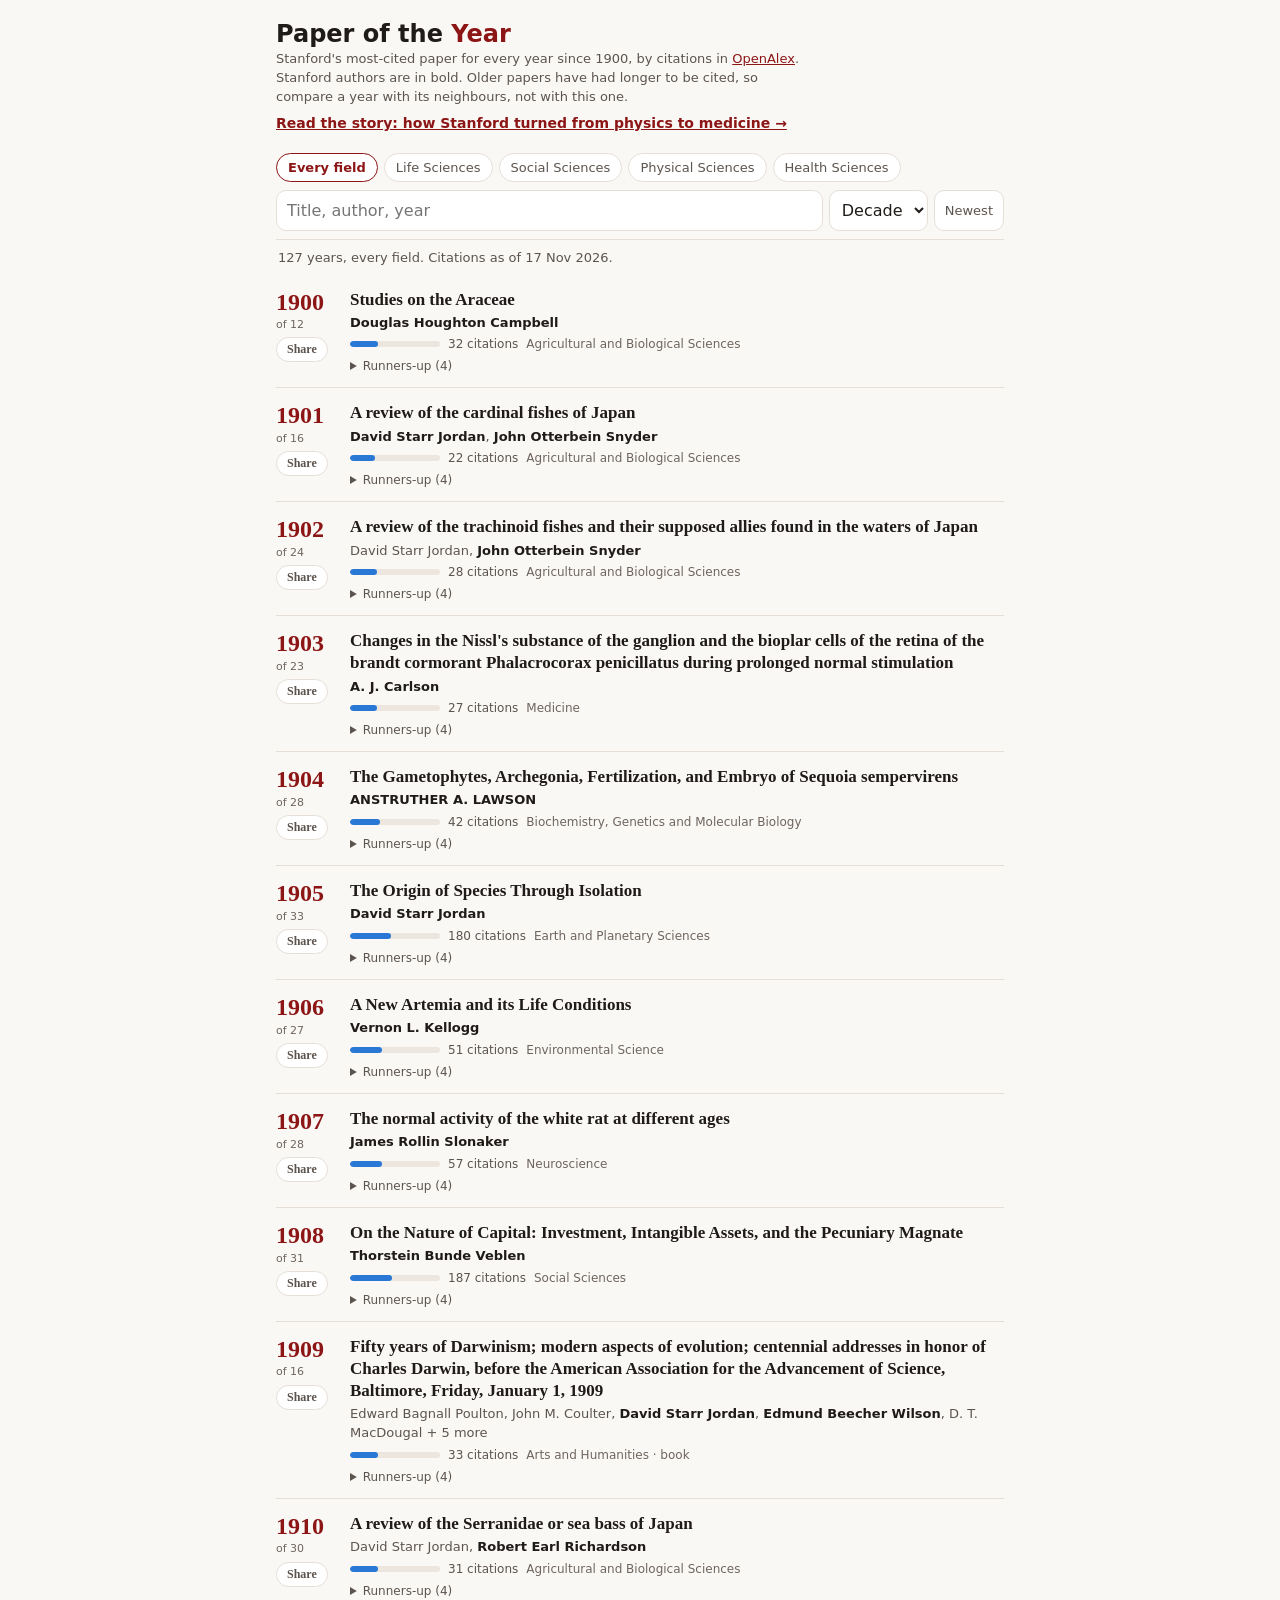
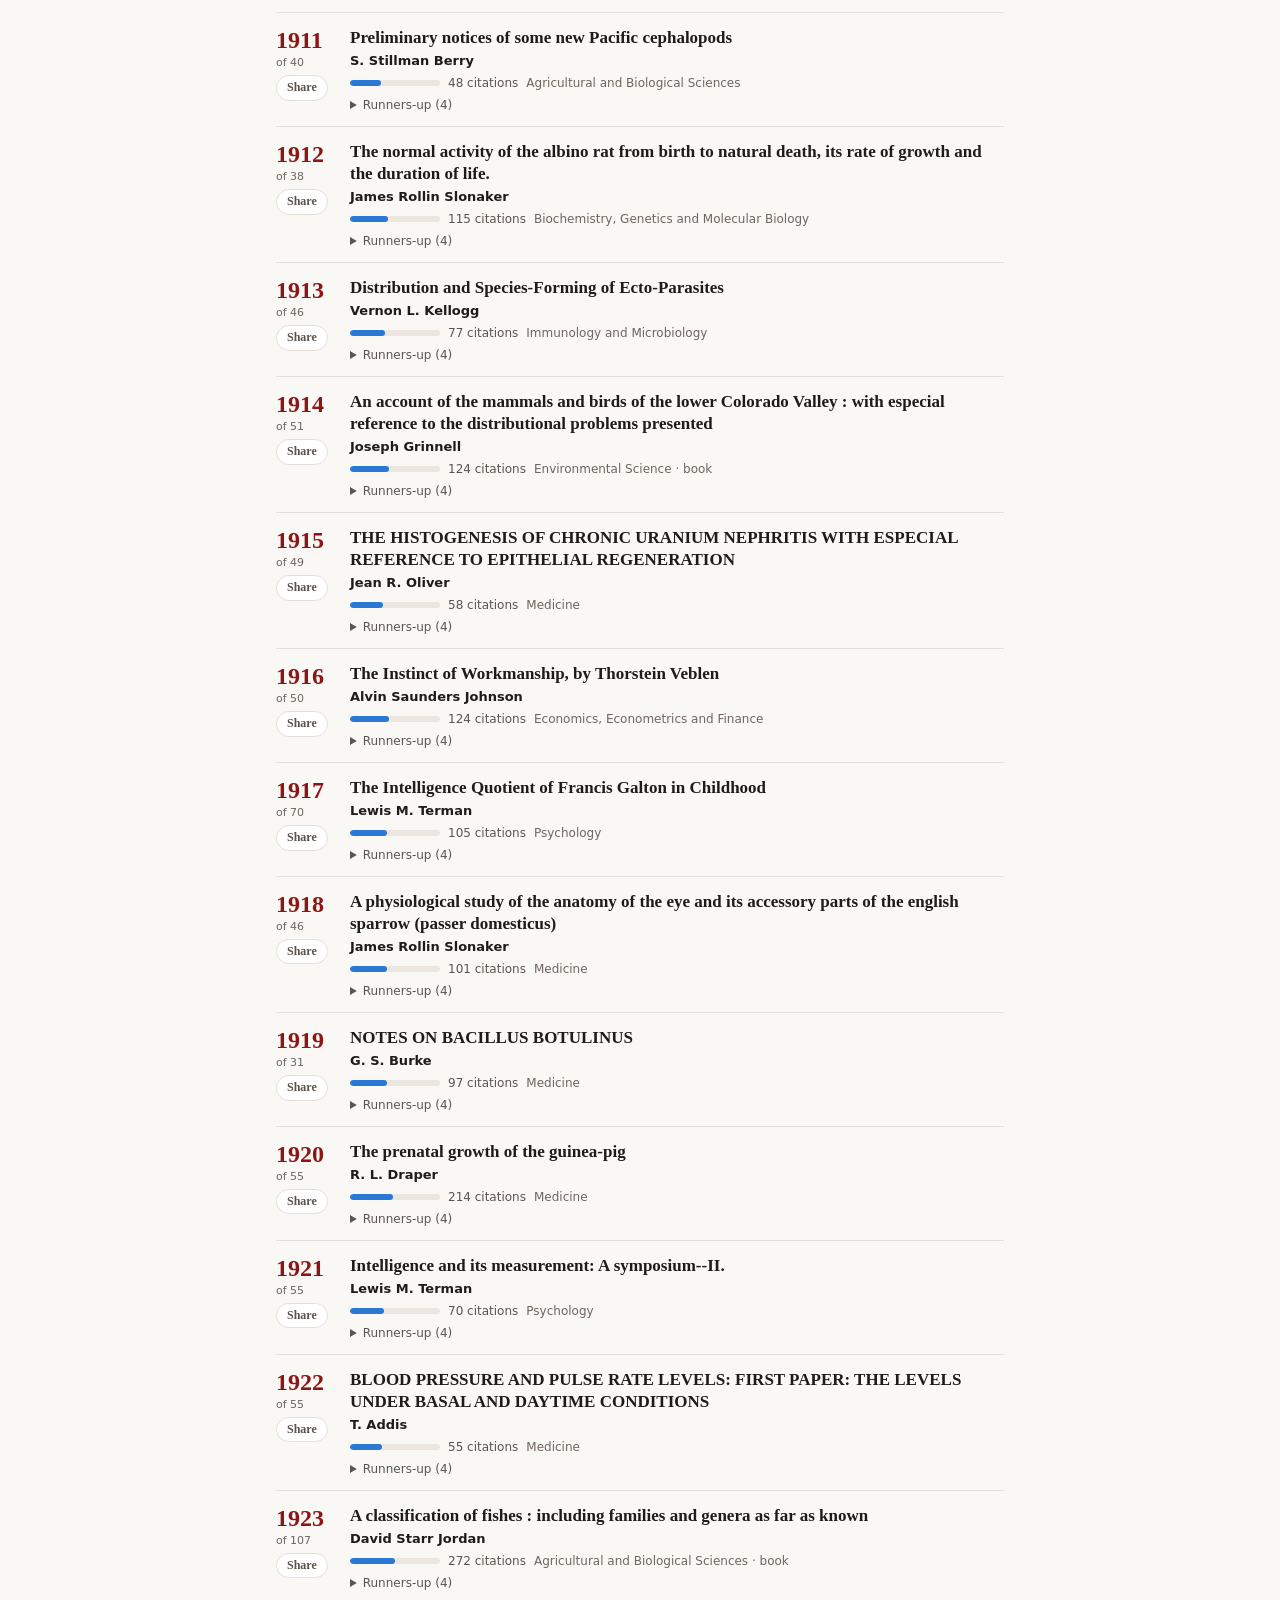
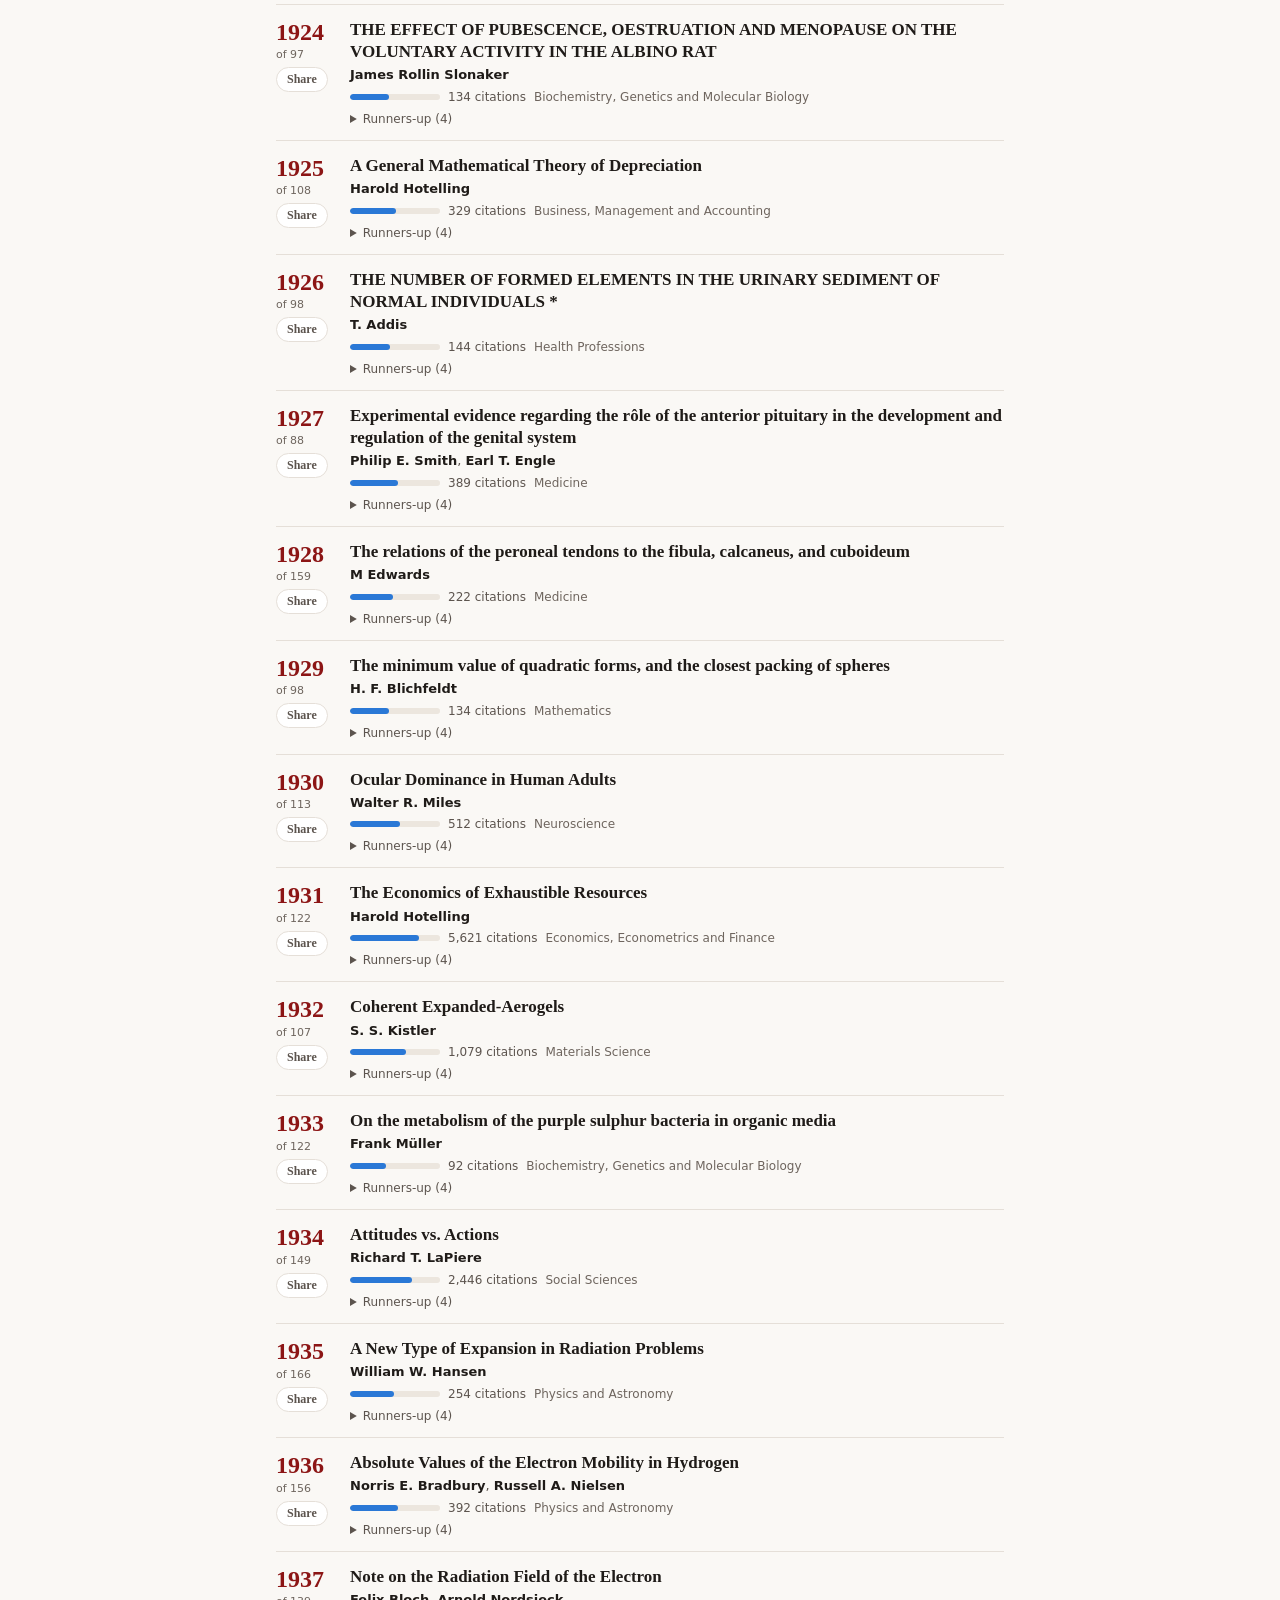
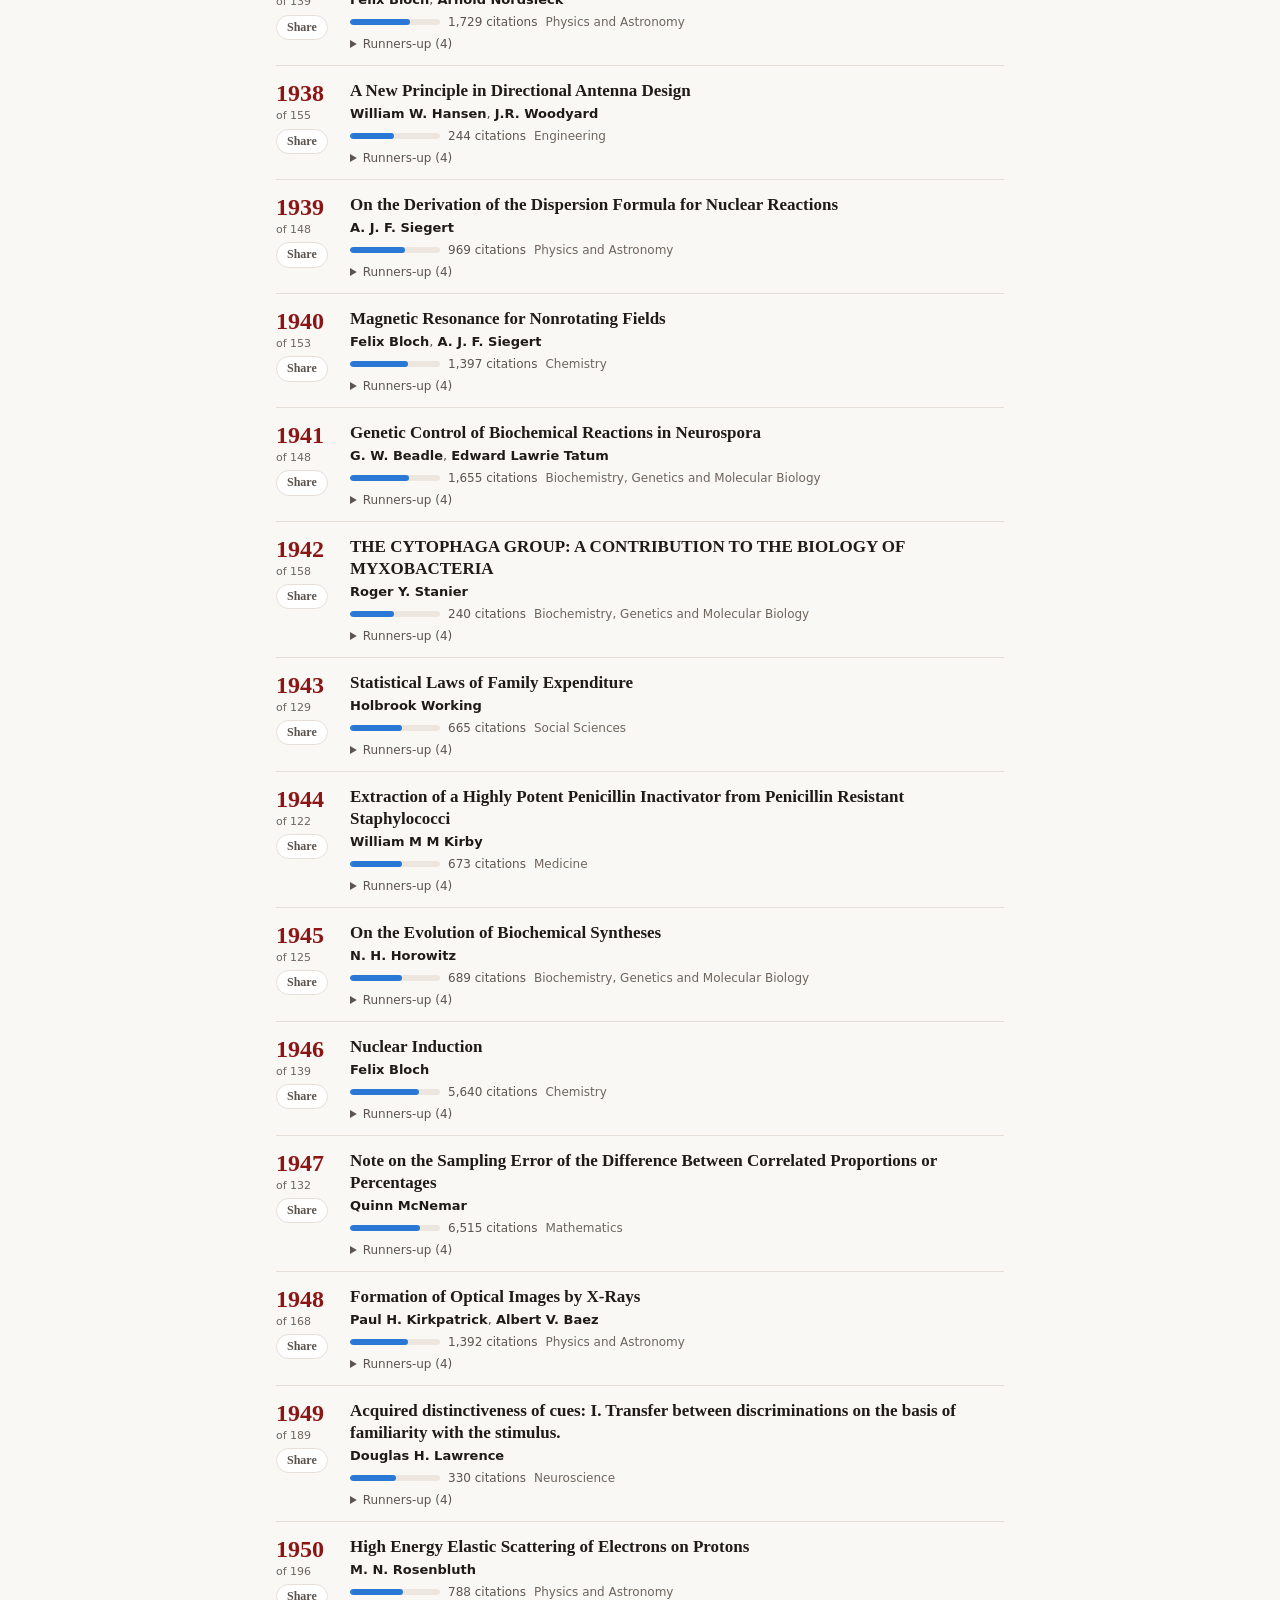
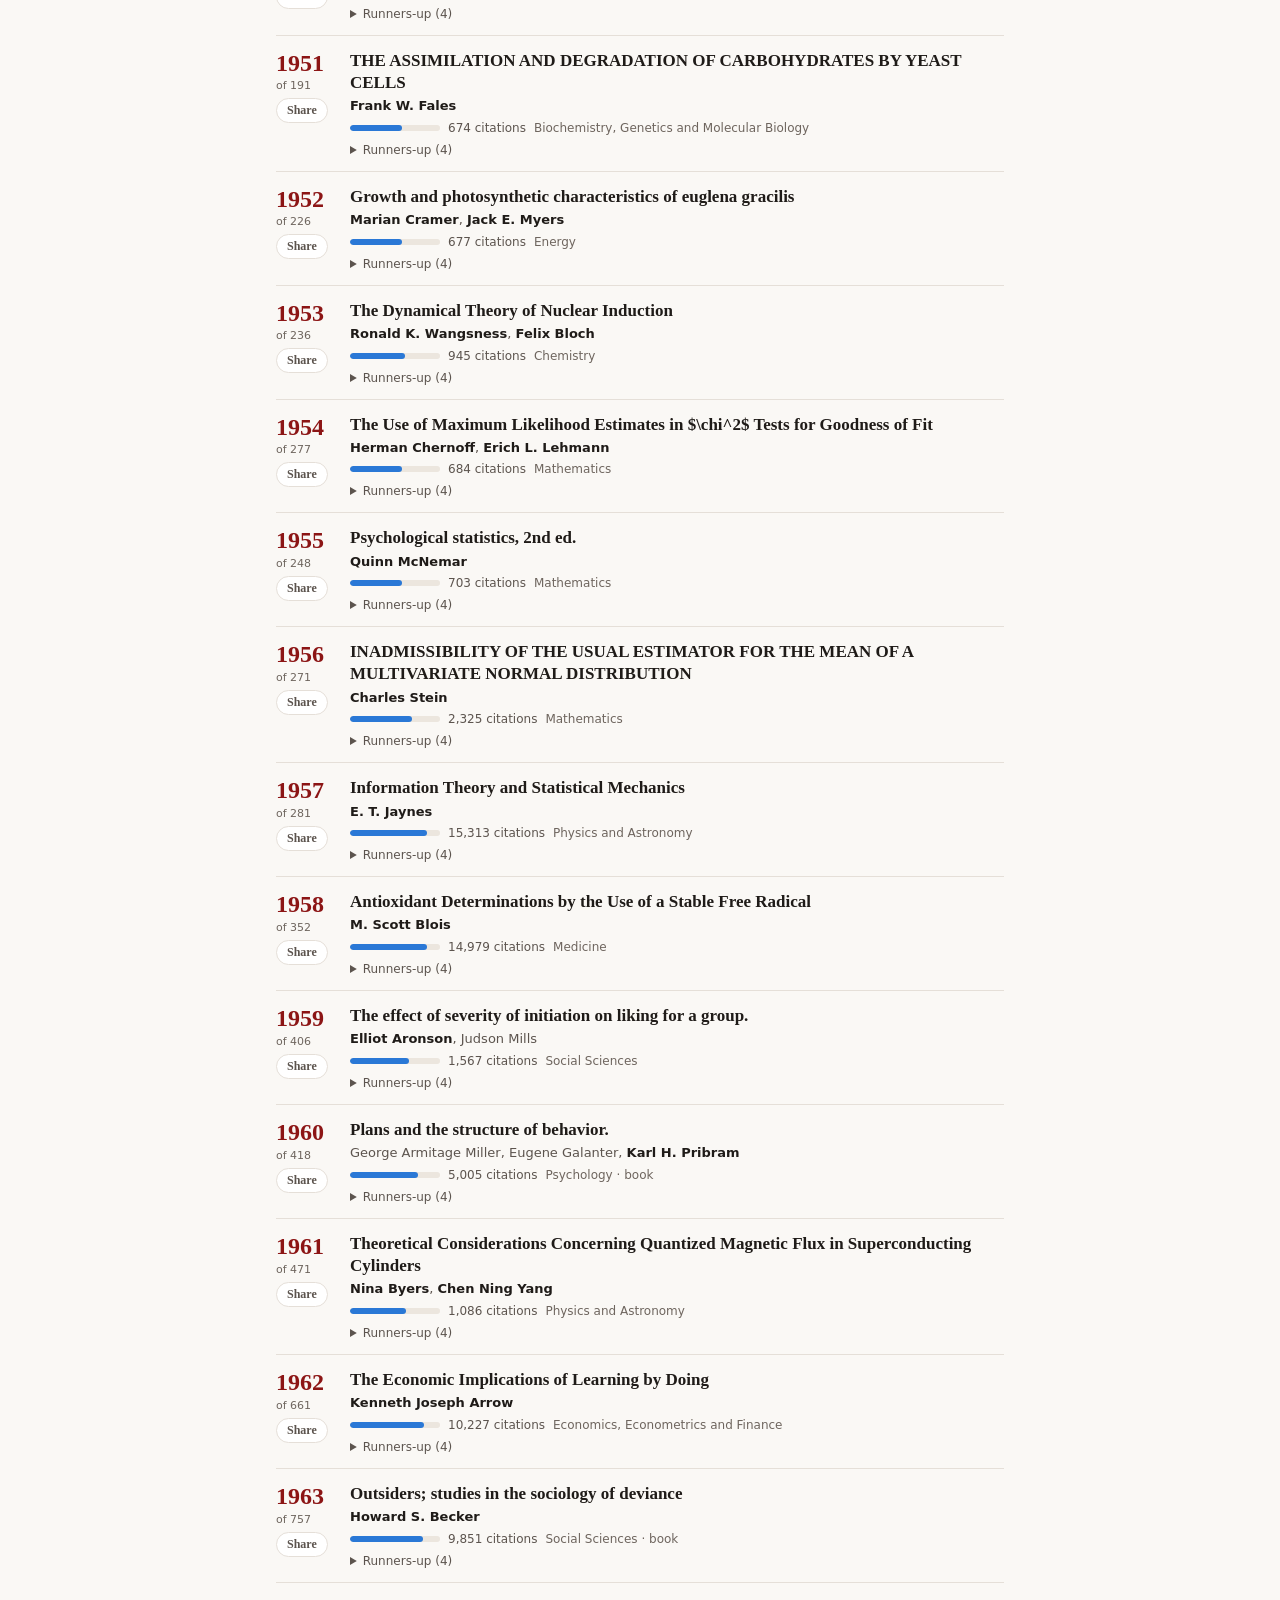
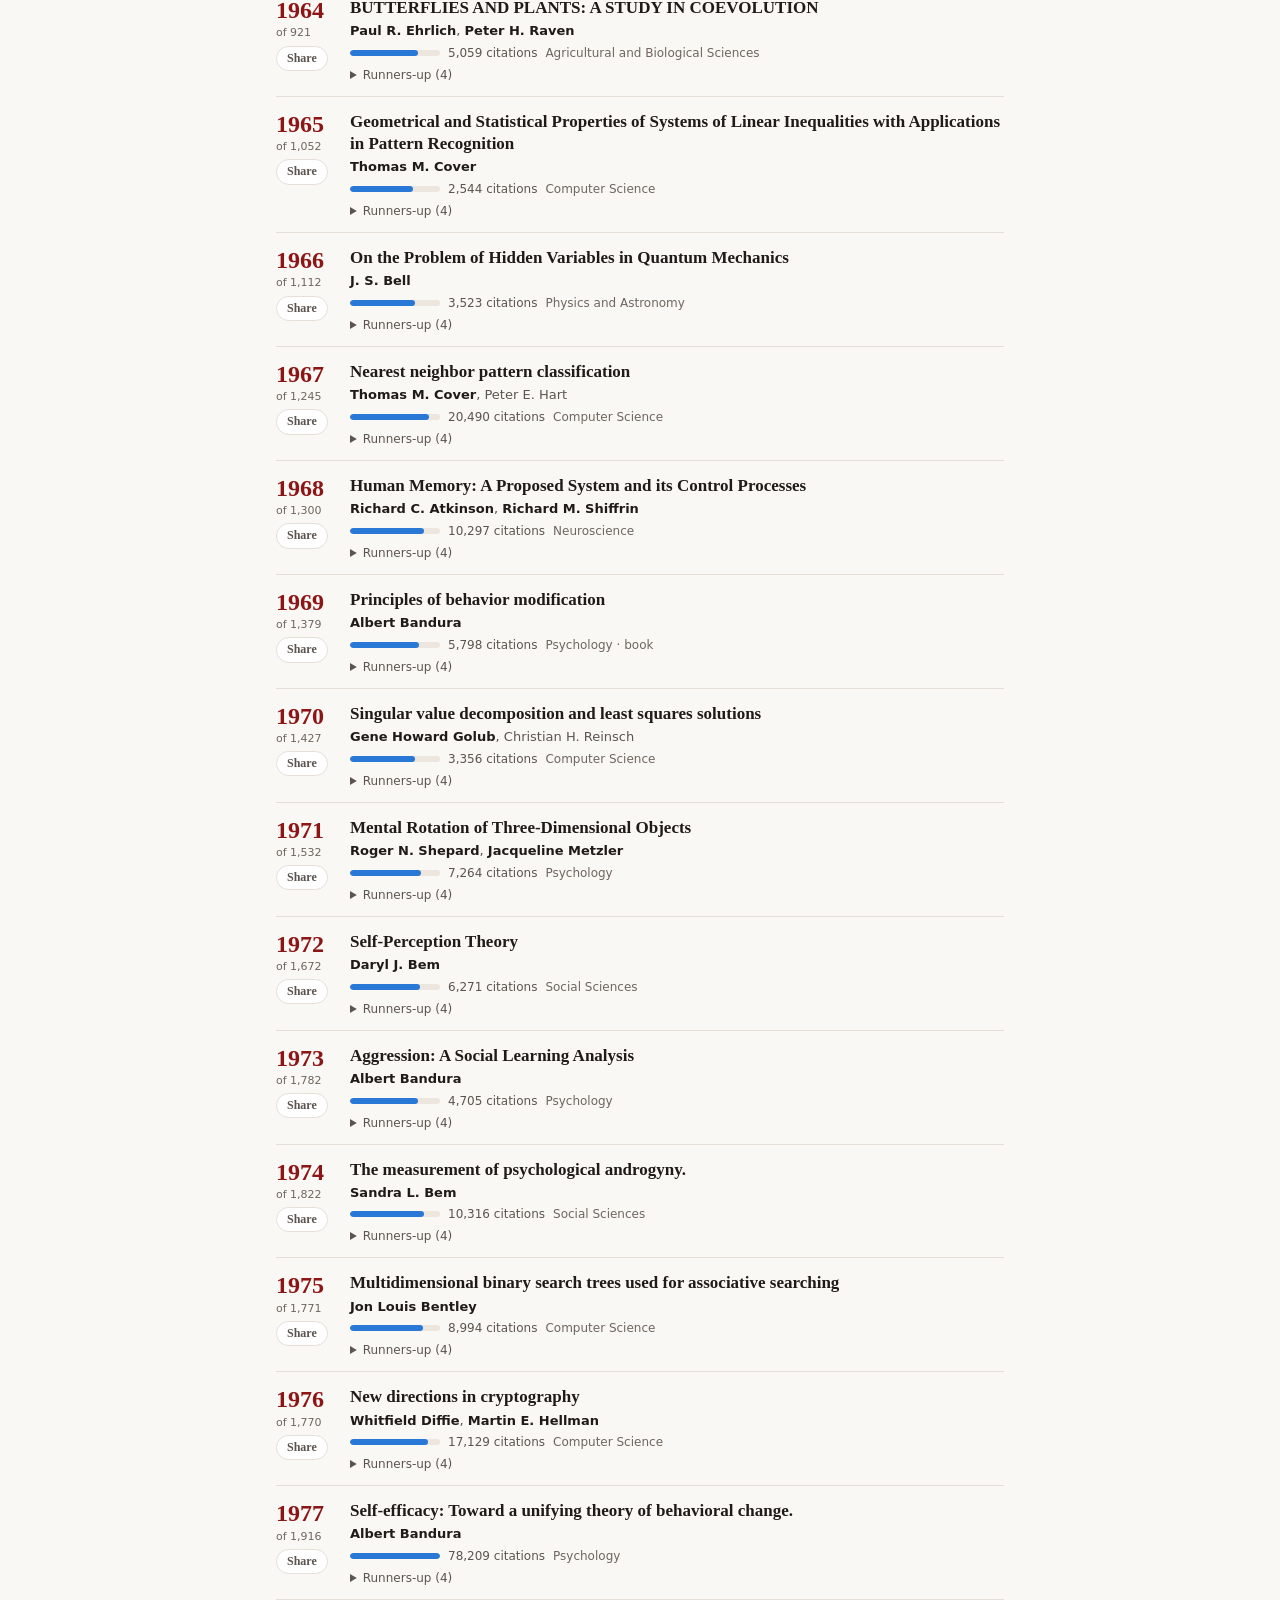
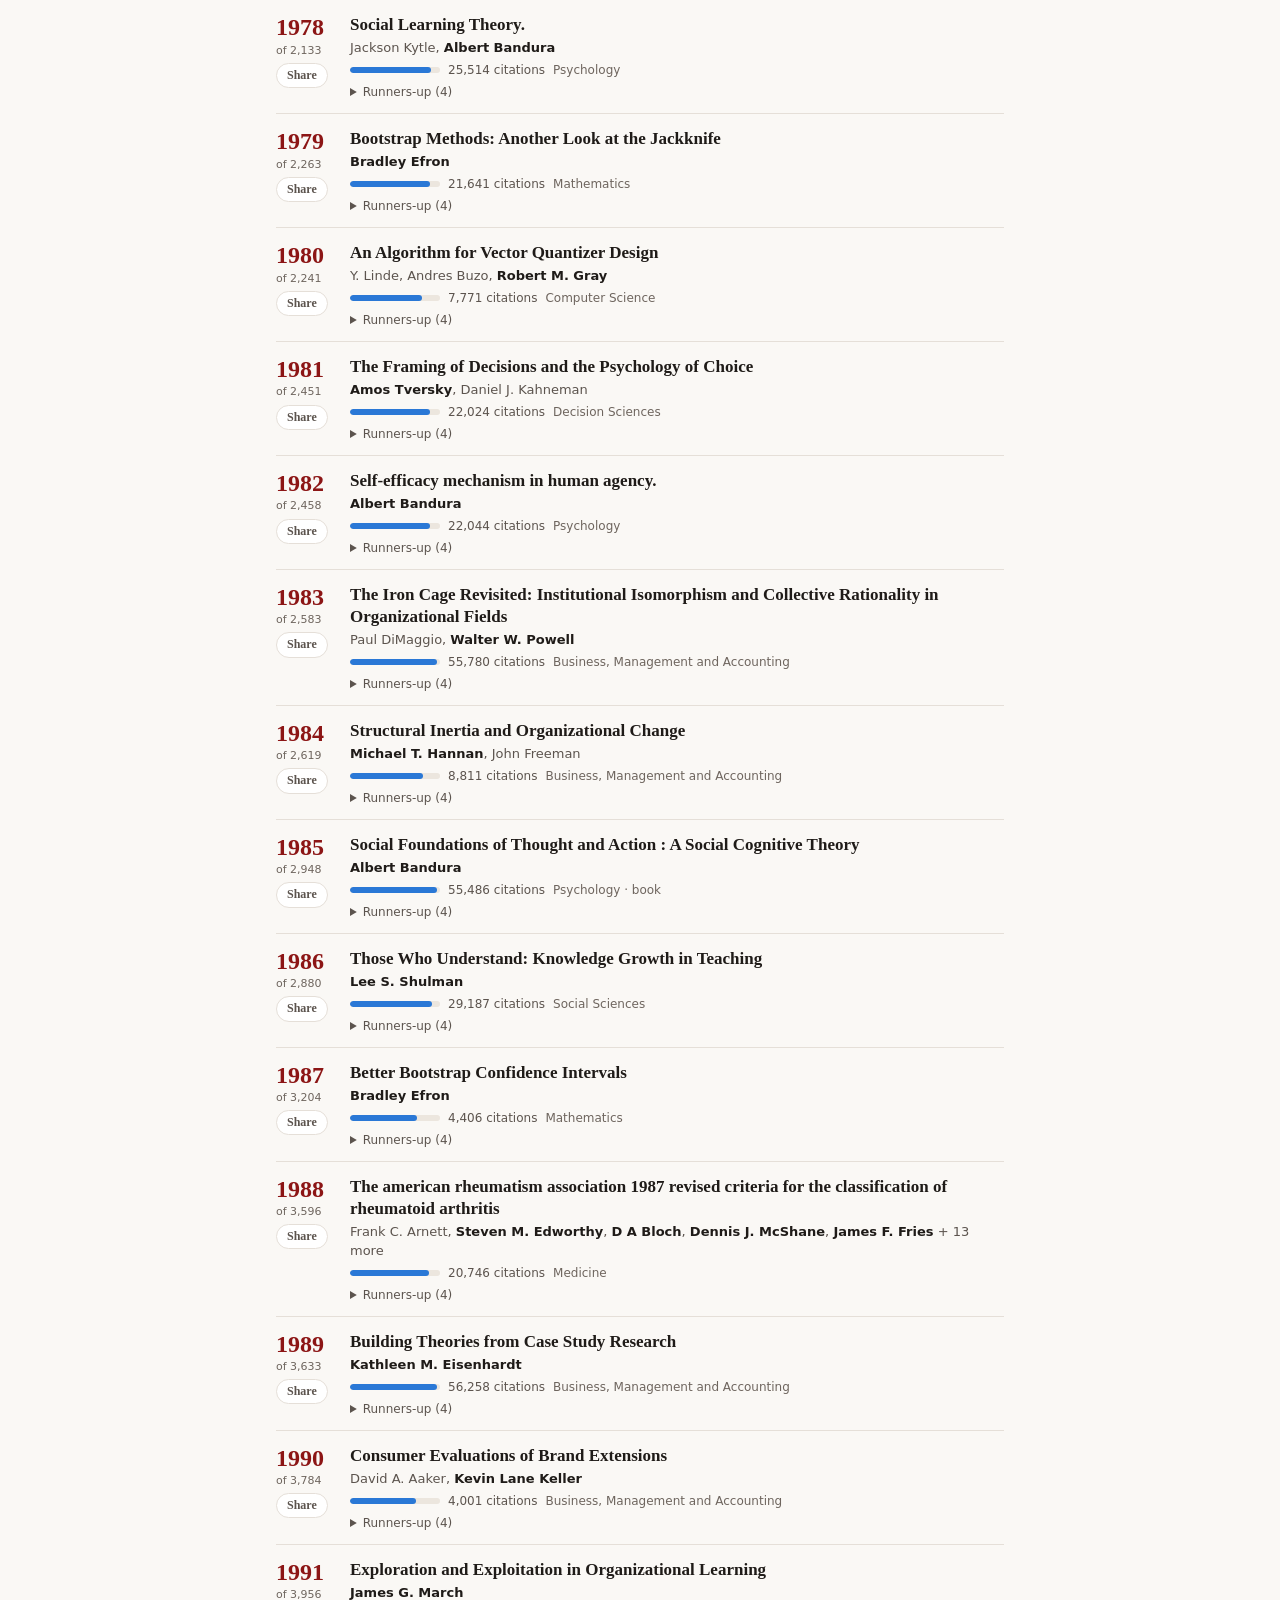
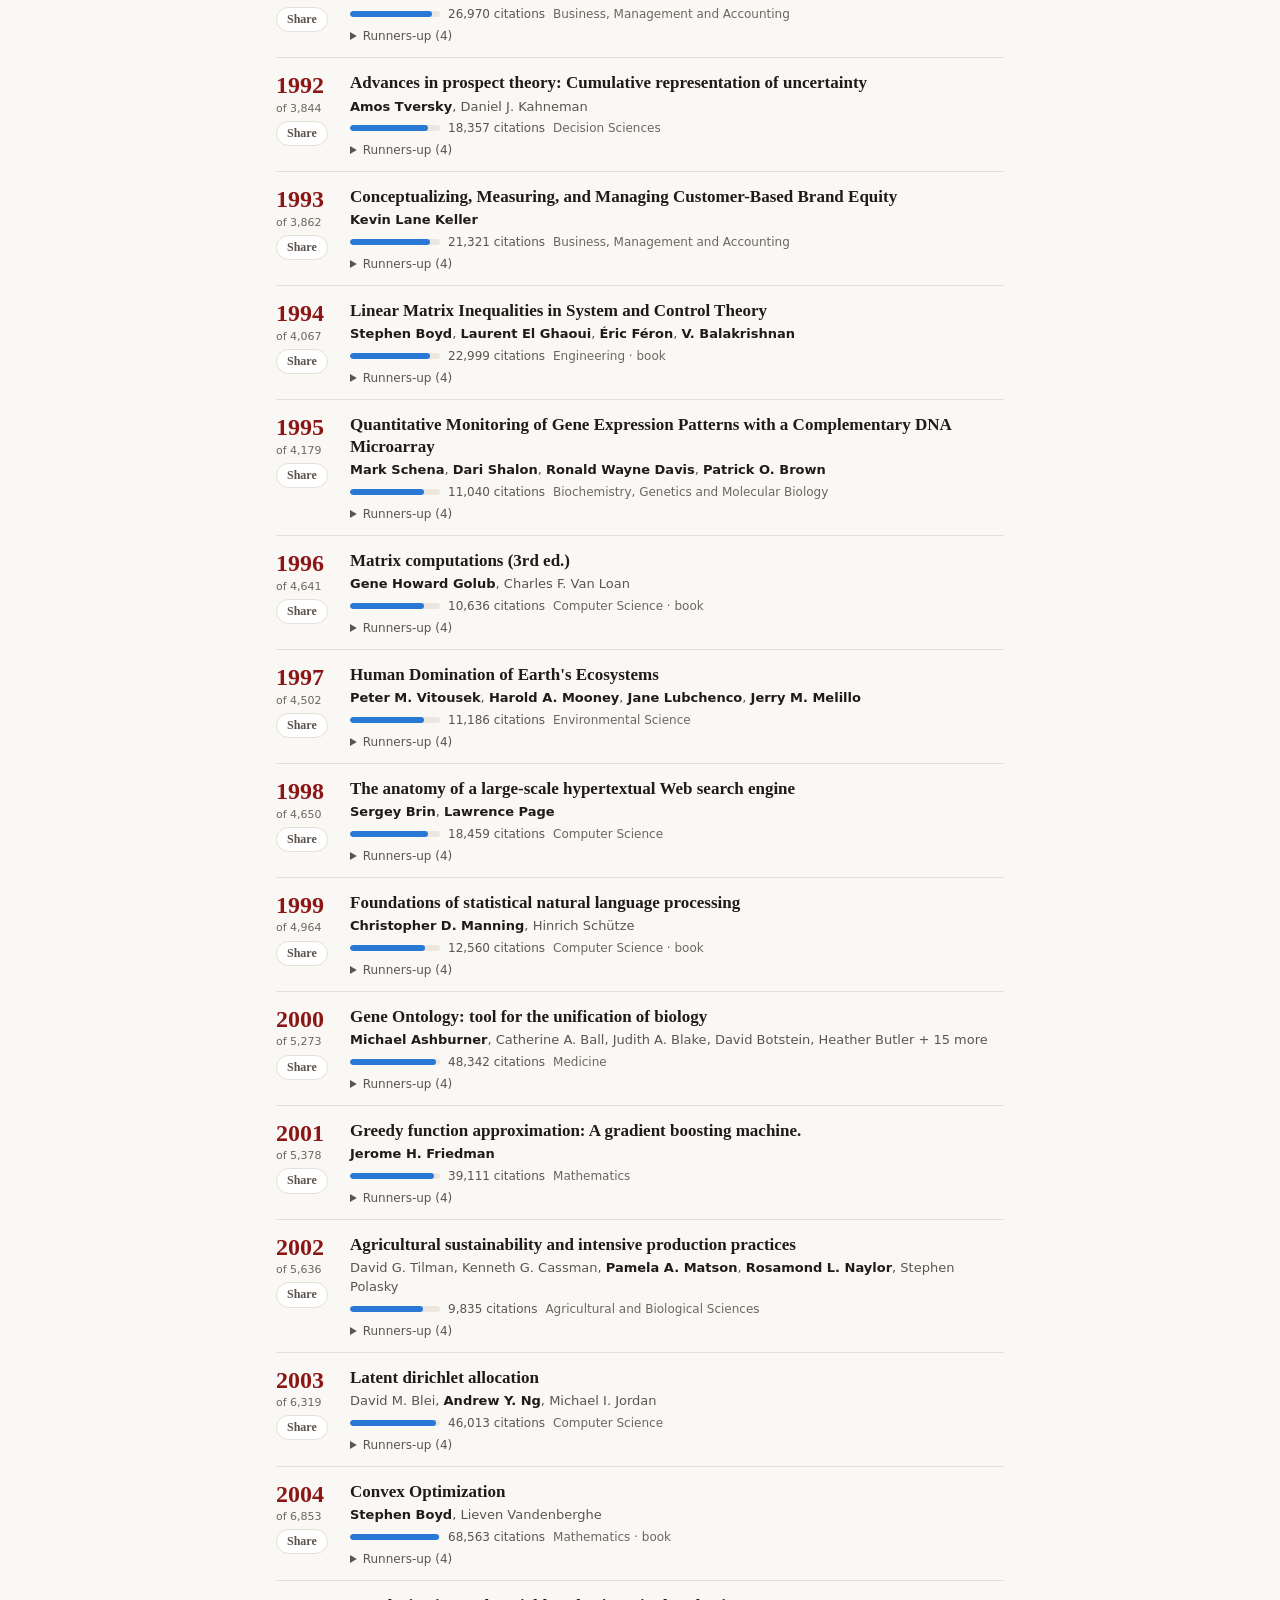
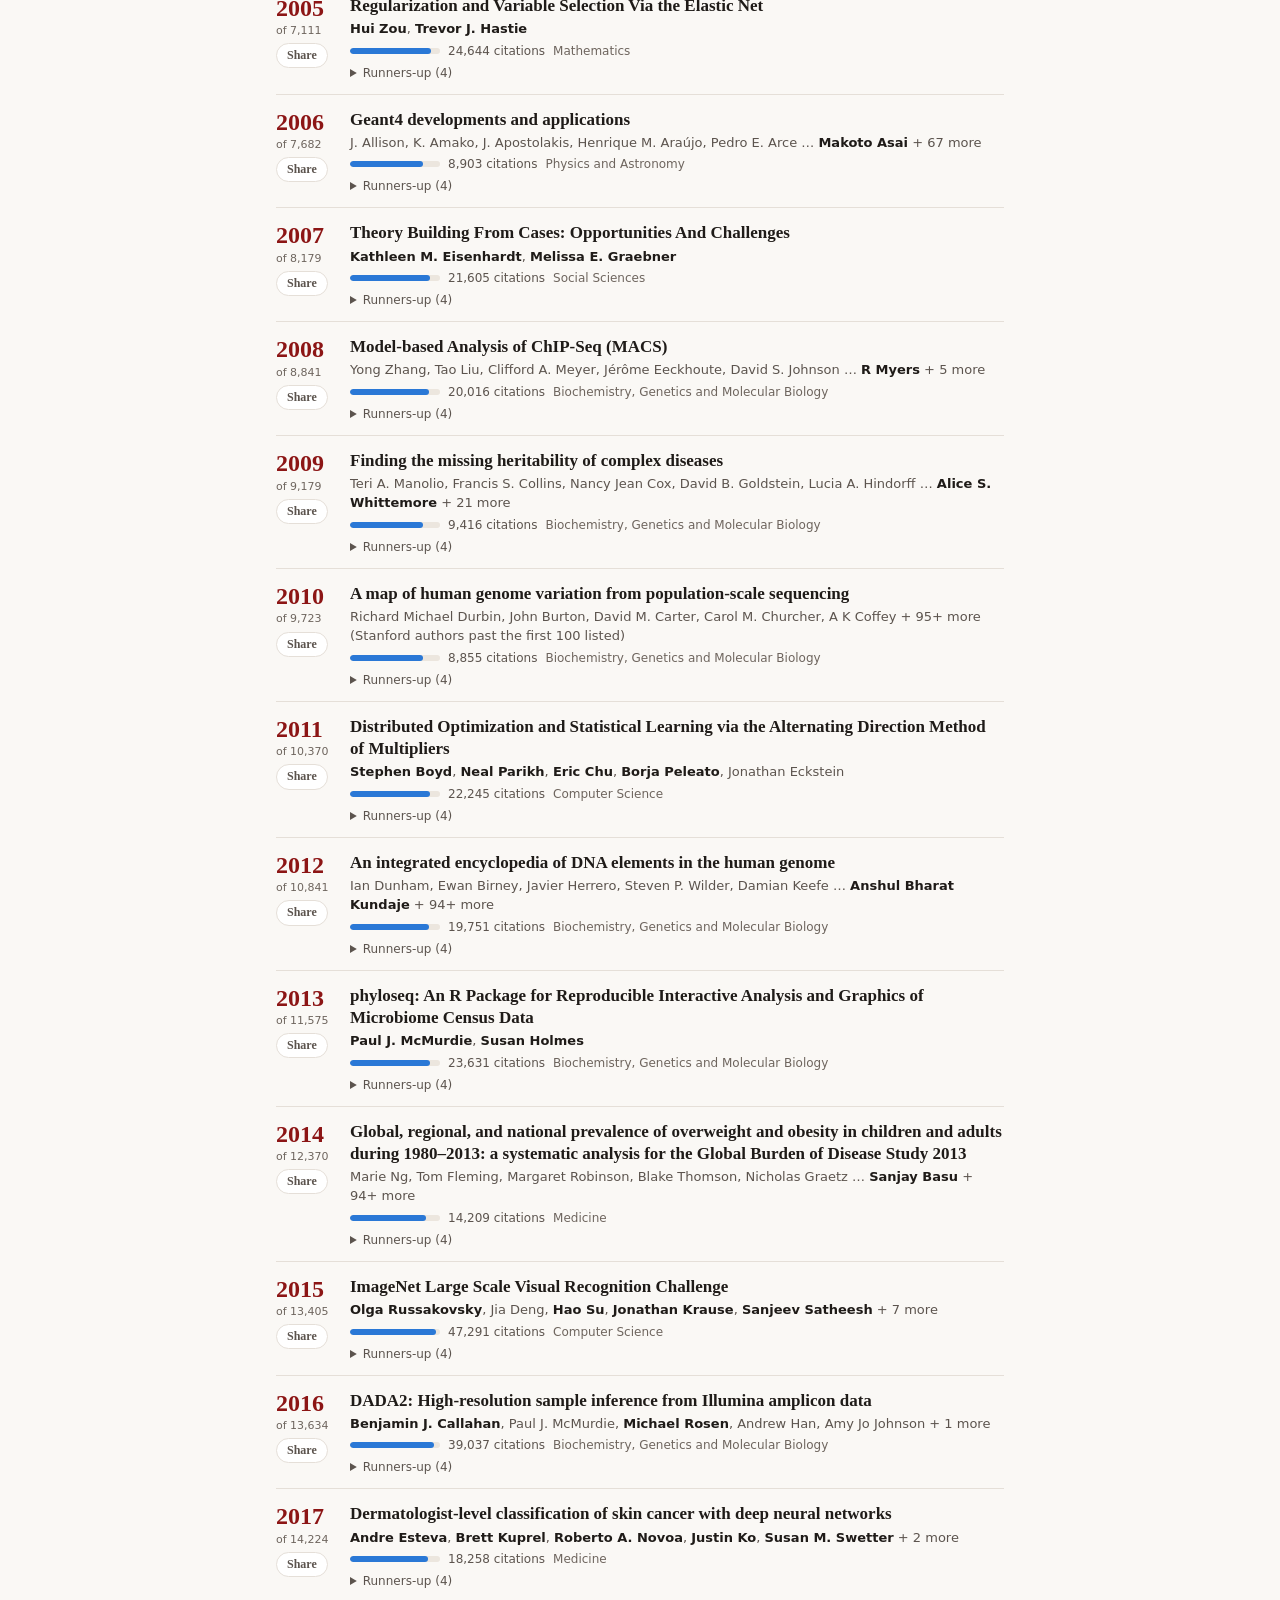
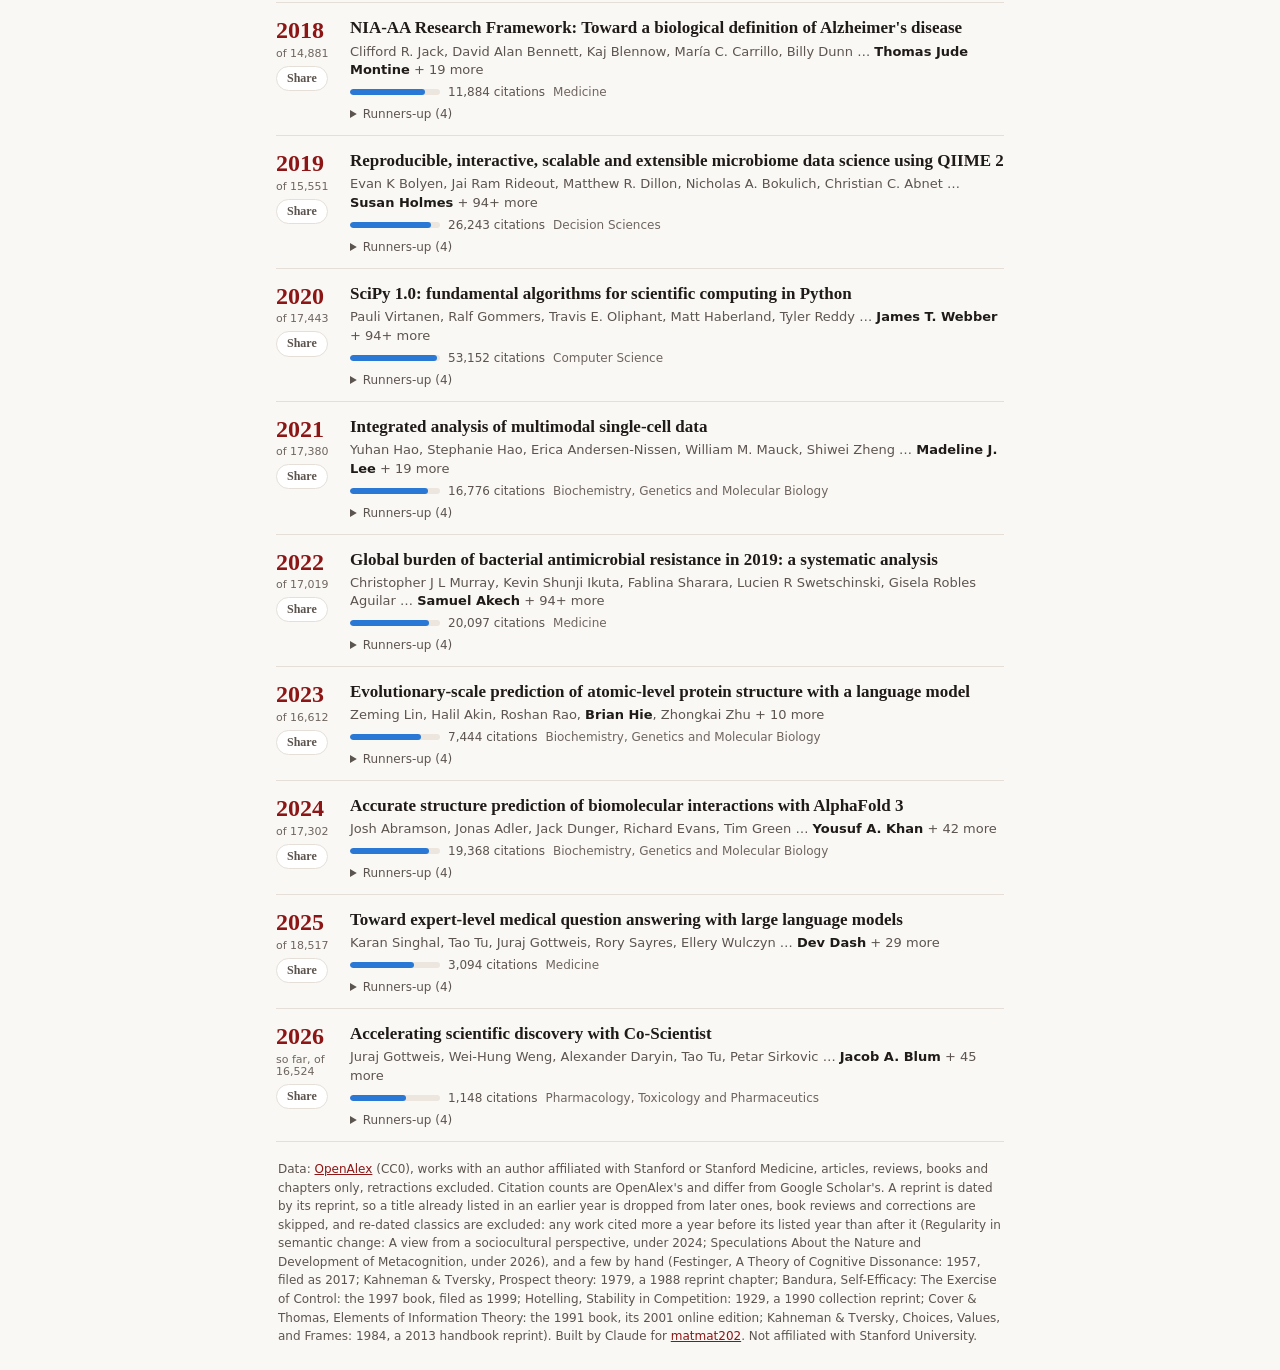
<file: index.html>
<!doctype html>
<html lang="en">
<head>
<meta charset="utf-8">
<meta name="viewport" content="width=device-width,initial-scale=1">
<title>Paper of the Year · Stanford's most-cited paper, every year since 1900</title>
<link rel="icon" href="data:image/svg+xml,%3Csvg xmlns='http://www.w3.org/2000/svg' viewBox='0 0 32 32'%3E%3Crect width='32' height='32' rx='6' fill='%238c1515'/%3E%3Cpath d='M10 7h9l5 5v13H10z' fill='none' stroke='%23fff' stroke-width='2.2' stroke-linejoin='round'/%3E%3Cpath d='M13 16h8M13 20h8' stroke='%23fff' stroke-width='2'/%3E%3C/svg%3E">
<meta name="theme-color" content="#8c1515">
<meta name="description" content="Stanford's most-cited paper for every year since 1900, from OpenAlex: Hotelling, Bandura, the bootstrap, Diffie–Hellman, PageRank, ImageNet.">
<meta property="og:type" content="website">
<meta property="og:url" content="https://matmat202.github.io/paper-of-the-year/">
<meta property="og:title" content="Paper of the Year">
<meta property="og:description" content="Stanford's most-cited paper for every year since 1900.">
<meta property="og:image" content="https://matmat202.github.io/paper-of-the-year/icons/card.png">
<meta property="og:image:width" content="1200">
<meta property="og:image:height" content="630">
<meta name="twitter:card" content="summary_large_image">
<link rel="apple-touch-icon" href="icons/icon-180.png">
<style>
:root{color-scheme:light;--ground:#faf8f5;--card:#fff;--ink:#1f1b18;--ink-2:#5c544e;--ink-3:#6e655e;
  --line:#e5dfd8;--accent:#8c1515;--bar:#2a78d6;--track:#ece6de;
  --f-ui:system-ui,-apple-system,"Segoe UI",sans-serif;--f-serif:"Iowan Old Style","Palatino Linotype",Palatino,Georgia,serif}
@media (prefers-color-scheme:dark){:root{color-scheme:dark;--ground:#161311;--card:#211c19;--ink:#efe9e3;
  --ink-2:#b2a89f;--ink-3:#a1968c;--line:#352e29;--accent:#e36a63;--bar:#3987e5;--track:#2f2925}}
*{box-sizing:border-box}
body{margin:0;background:var(--ground);color:var(--ink);font-family:var(--f-ui);font-size:15px}
main{max-width:760px;margin:0 auto;padding:16px}
h1{font-size:24px;margin:4px 0 2px}h1 .red{color:var(--accent)}
.sub{color:var(--ink-2);font-size:13px;margin:0 0 12px;line-height:1.45;max-width:65ch}
.story{font-size:14px;margin:-4px 0 14px}.story a{color:var(--accent);font-weight:600}
a{color:var(--accent)}
:focus-visible{outline:3px solid var(--accent);outline-offset:2px}
/* keyboard focus and a #y link must not land under the sticky filter bar; --bar-h is its
   measured height (app.js), since at 320px the fields and the search row wrap to ~190px */
main a,main summary,main button{scroll-margin-top:calc(var(--bar-h,130px) + 8px)}
.bar-top{position:sticky;top:0;z-index:2;background:var(--ground);padding:8px 0 8px;border-bottom:1px solid var(--line)}
.fields{display:flex;flex-wrap:wrap;gap:6px;margin:0 0 8px;padding:0;list-style:none}
.fields button{font:inherit;font-size:13px;padding:6px 11px;border:1px solid var(--line);border-radius:999px;background:var(--card);color:var(--ink-2);cursor:pointer}
.fields button:hover{border-color:var(--accent);color:var(--ink)}
.fields button[aria-pressed="true"]{border-color:var(--accent);color:var(--accent);font-weight:600}
/* wrap: at 320-360 px the select and button left the search box 81-121 px, too narrow to
   read its own placeholder ("Title, author, year" is 126 px at the 16 px iOS size below) */
.row{display:flex;gap:6px;flex-wrap:wrap}
.row #q{flex:1 1 160px}
input{flex:1;min-width:0;font:inherit;padding:9px 10px;border:1px solid var(--line);border-radius:10px;background:var(--card);color:var(--ink)}
select{font:inherit;padding:9px 8px;border:1px solid var(--line);border-radius:10px;background:var(--card);color:var(--ink)}
.order{font:inherit;font-size:13px;padding:9px 10px;min-height:40px;border:1px solid var(--line);border-radius:10px;background:var(--card);color:var(--ink-2);cursor:pointer;white-space:nowrap}
.order:hover{border-color:var(--accent);color:var(--ink)}
.order[aria-pressed="true"]{border-color:var(--accent);color:var(--accent);font-weight:600}
label.v{position:absolute;left:-9999px}
.status{font-size:13px;color:var(--ink-2);margin:10px 2px}
ol.years{list-style:none;margin:0;padding:0}
ol.years>li{display:grid;grid-template-columns:64px minmax(0,1fr);gap:10px;padding:14px 0;border-bottom:1px solid var(--line);scroll-margin-top:calc(var(--bar-h,150px) + 8px)}
.yr{font-family:var(--f-serif);font-size:24px;font-weight:600;color:var(--accent);font-variant-numeric:tabular-nums;line-height:1.1}
.yr a{color:inherit;text-decoration:none}.yr a:hover{text-decoration:underline}
.yr .share{display:block;margin-top:6px;font:inherit;font-size:12px;padding:5px 10px;border:1px solid var(--line);border-radius:999px;background:var(--card);color:var(--ink-2);cursor:pointer}
.yr .share:hover{border-color:var(--accent);color:var(--ink)}
ol.years>li.hit{background:var(--card);box-shadow:inset 3px 0 0 var(--accent);padding-left:8px}
.yr small{display:block;font-family:var(--f-ui);font-size:11px;font-weight:400;color:var(--ink-3);margin-top:4px}
.t{overflow-wrap:anywhere;font-family:var(--f-serif);font-size:17px;line-height:1.3;color:var(--ink);text-decoration:none;font-weight:600}
.t:hover{color:var(--accent);text-decoration:underline}
.au{overflow-wrap:anywhere;font-size:13px;color:var(--ink-2);margin-top:3px;line-height:1.45}
.au b{color:var(--ink);font-weight:600}
.meta{display:flex;flex-wrap:wrap;align-items:center;gap:4px 8px;margin-top:5px;font-size:12px;color:var(--ink-3)}
.meta .track{flex:0 0 90px;height:6px;border-radius:3px;background:var(--track);overflow:hidden}
.meta .fill{display:block;height:100%;background:var(--bar);border-radius:3px}
.meta .c{font-variant-numeric:tabular-nums;color:var(--ink-2);white-space:nowrap}
details.ru{margin-top:8px}
details.ru summary{cursor:pointer;font-size:12px;color:var(--ink-2)}
details.ru ol{margin:6px 0 0;padding-left:20px}
details.ru li{margin:6px 0}
details.ru .t{font-size:14px}
/* the rows are a 64px|1fr grid: without block the empty message was squeezed into the year
   column, one word per line, on every screen width */
ol.years>li.empty{display:block;color:var(--ink-2);padding:16px 2px;line-height:1.5}
.empty .wider{font:inherit;font-size:13px;margin-top:8px;padding:6px 12px;border:1px solid var(--accent);border-radius:999px;background:var(--card);color:var(--accent);font-weight:600;cursor:pointer}
footer{font-size:12px;color:var(--ink-2);line-height:1.55;margin:18px 2px 8px}
/* iOS Safari zooms the page into any field under 16px when it is tapped (input-zoom) */
input,select,textarea{font-size:16px!important}
</style>
</head>
<body>
<main>
  <h1>Paper of the <span class="red">Year</span></h1>
  <p class="sub">Stanford's most-cited paper for every year since 1900, by citations in <a href="https://openalex.org/">OpenAlex</a>.
    Stanford authors are in bold. Older papers have had longer to be cited, so compare a year with its neighbours, not with this one.</p>
  <p class="story"><a href="story/">Read the story: how Stanford turned from physics to medicine &rarr;</a></p>

  <div class="bar-top">
    <ul class="fields" id="fields" aria-label="Field"></ul>
    <div class="row">
      <label class="v" for="q">Search</label><input id="q" type="search" autocomplete="off" placeholder="Title, author, year">
      <label class="v" for="jump">Jump to decade</label><select id="jump"><option value="">Decade</option></select>
      <button id="order" class="order" type="button" aria-pressed="false" title="Newest years first">Newest</button>
    </div>
  </div>
  <p class="status" id="status" role="status" aria-live="polite"></p>
  <ol class="years" id="years"></ol>

  <footer id="foot">Data: <a href="https://openalex.org/">OpenAlex</a> (CC0), works with an author affiliated with Stanford or
    Stanford Medicine, articles, reviews, books and chapters only, retractions excluded. Citation counts are OpenAlex's and
    differ from Google Scholar's. A reprint is dated by its reprint, so a title already listed in an earlier year is dropped
    from later ones, book reviews and corrections are skipped, and re-dated classics are excluded: any work
    cited more a year before its listed year than after it (<span id="autodated"></span>), and a few by hand
    (<span id="redated"></span>). Built by Claude for <a href="https://matmat202.github.io/">matmat202</a>.
    Not affiliated with Stanford University.</footer>
</main>
<!-- Fetched in parallel with app.js instead of behind it: each was one more round trip
     before the first draw (projects/site-speed, 2026-10-28). -->
<link rel="modulepreload" href="poy-logic.js">
<link rel="preload" href="data/years.json" as="fetch" crossorigin>
<script type="module" src="app.js"></script>
</body>
</html>
</file>
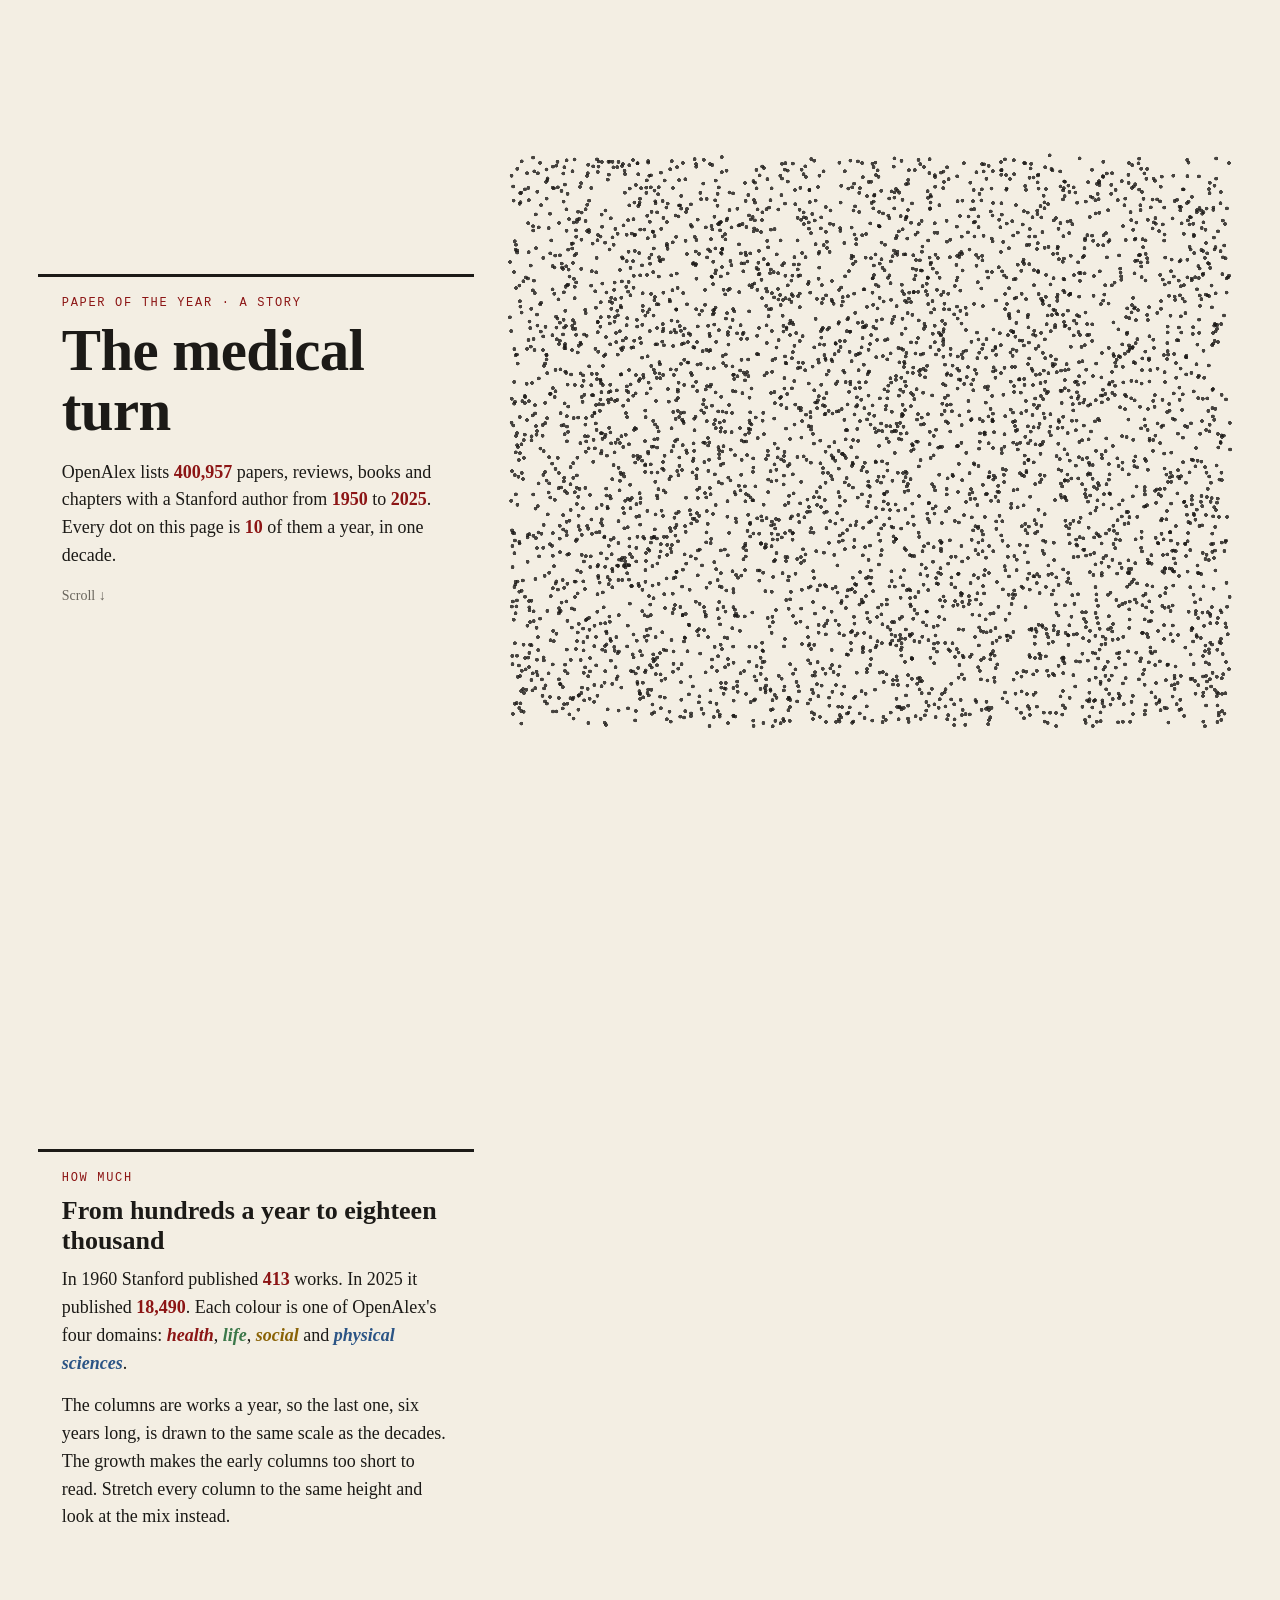
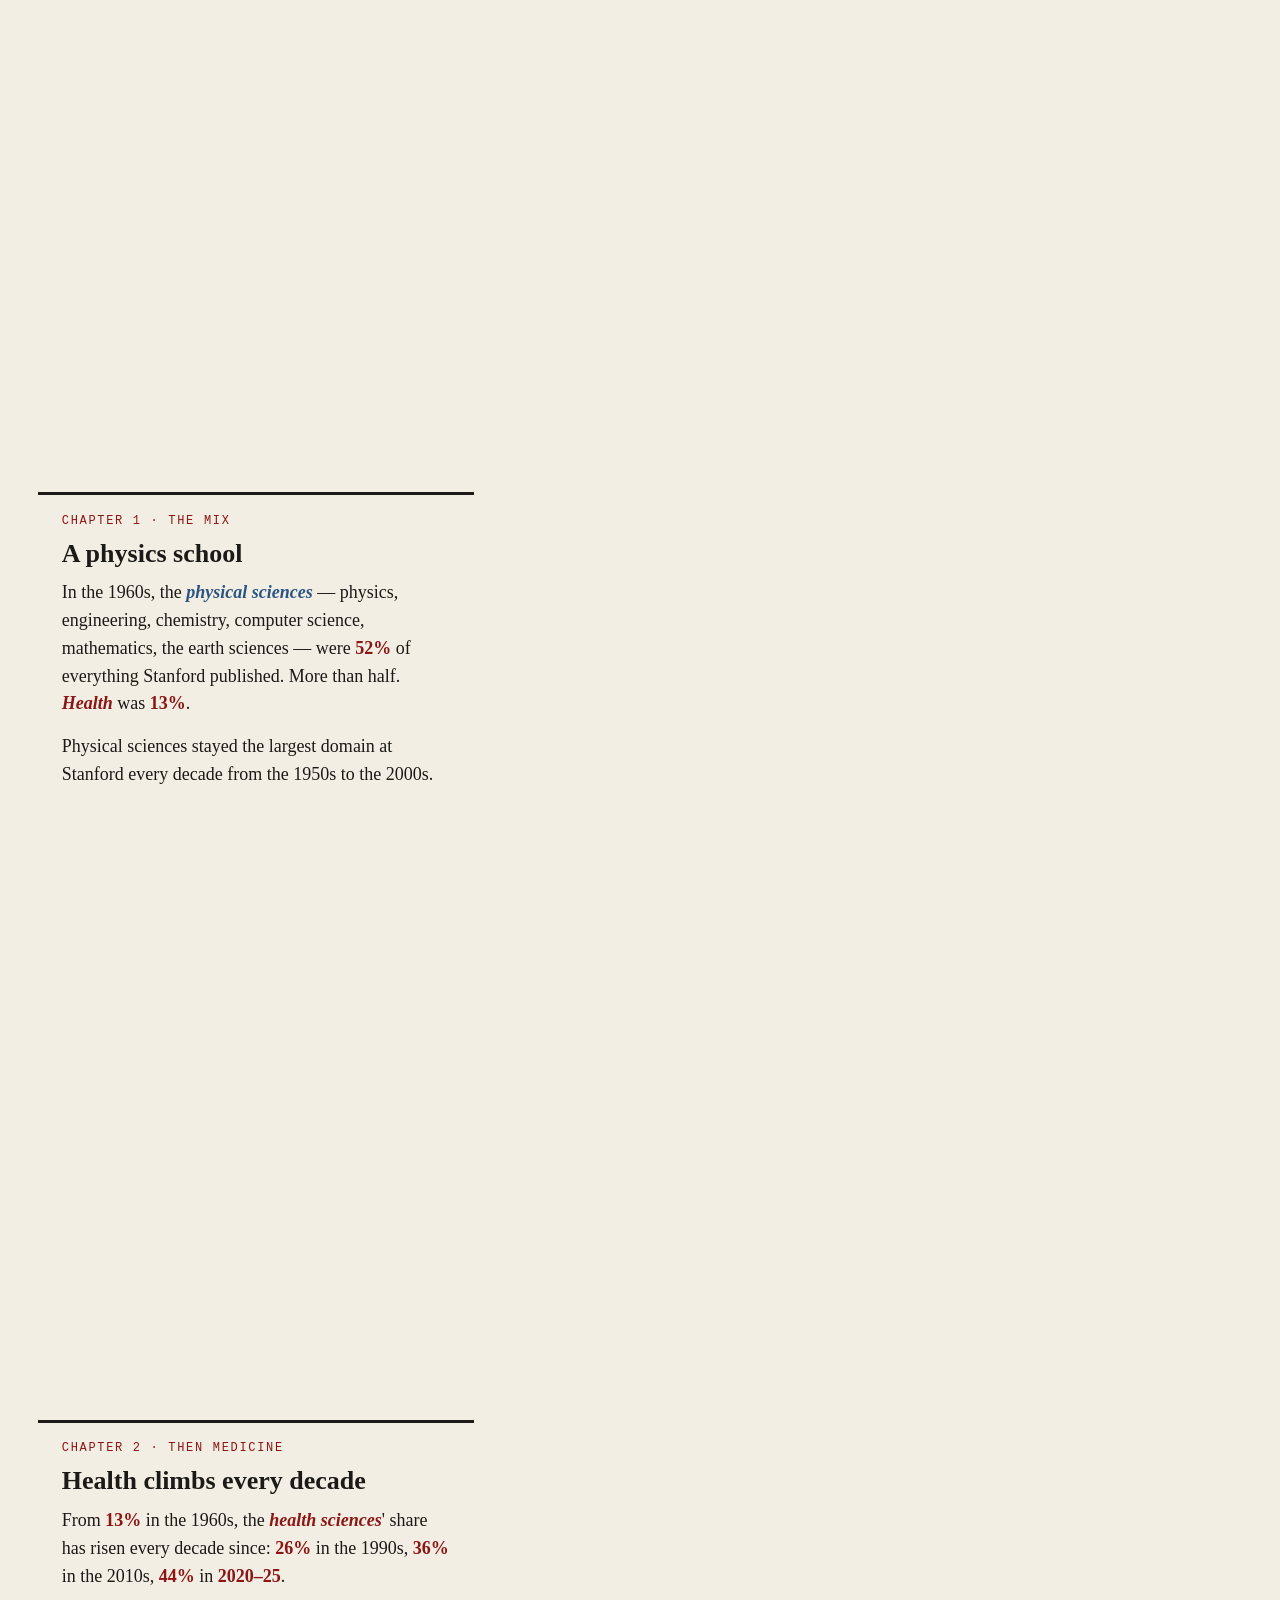
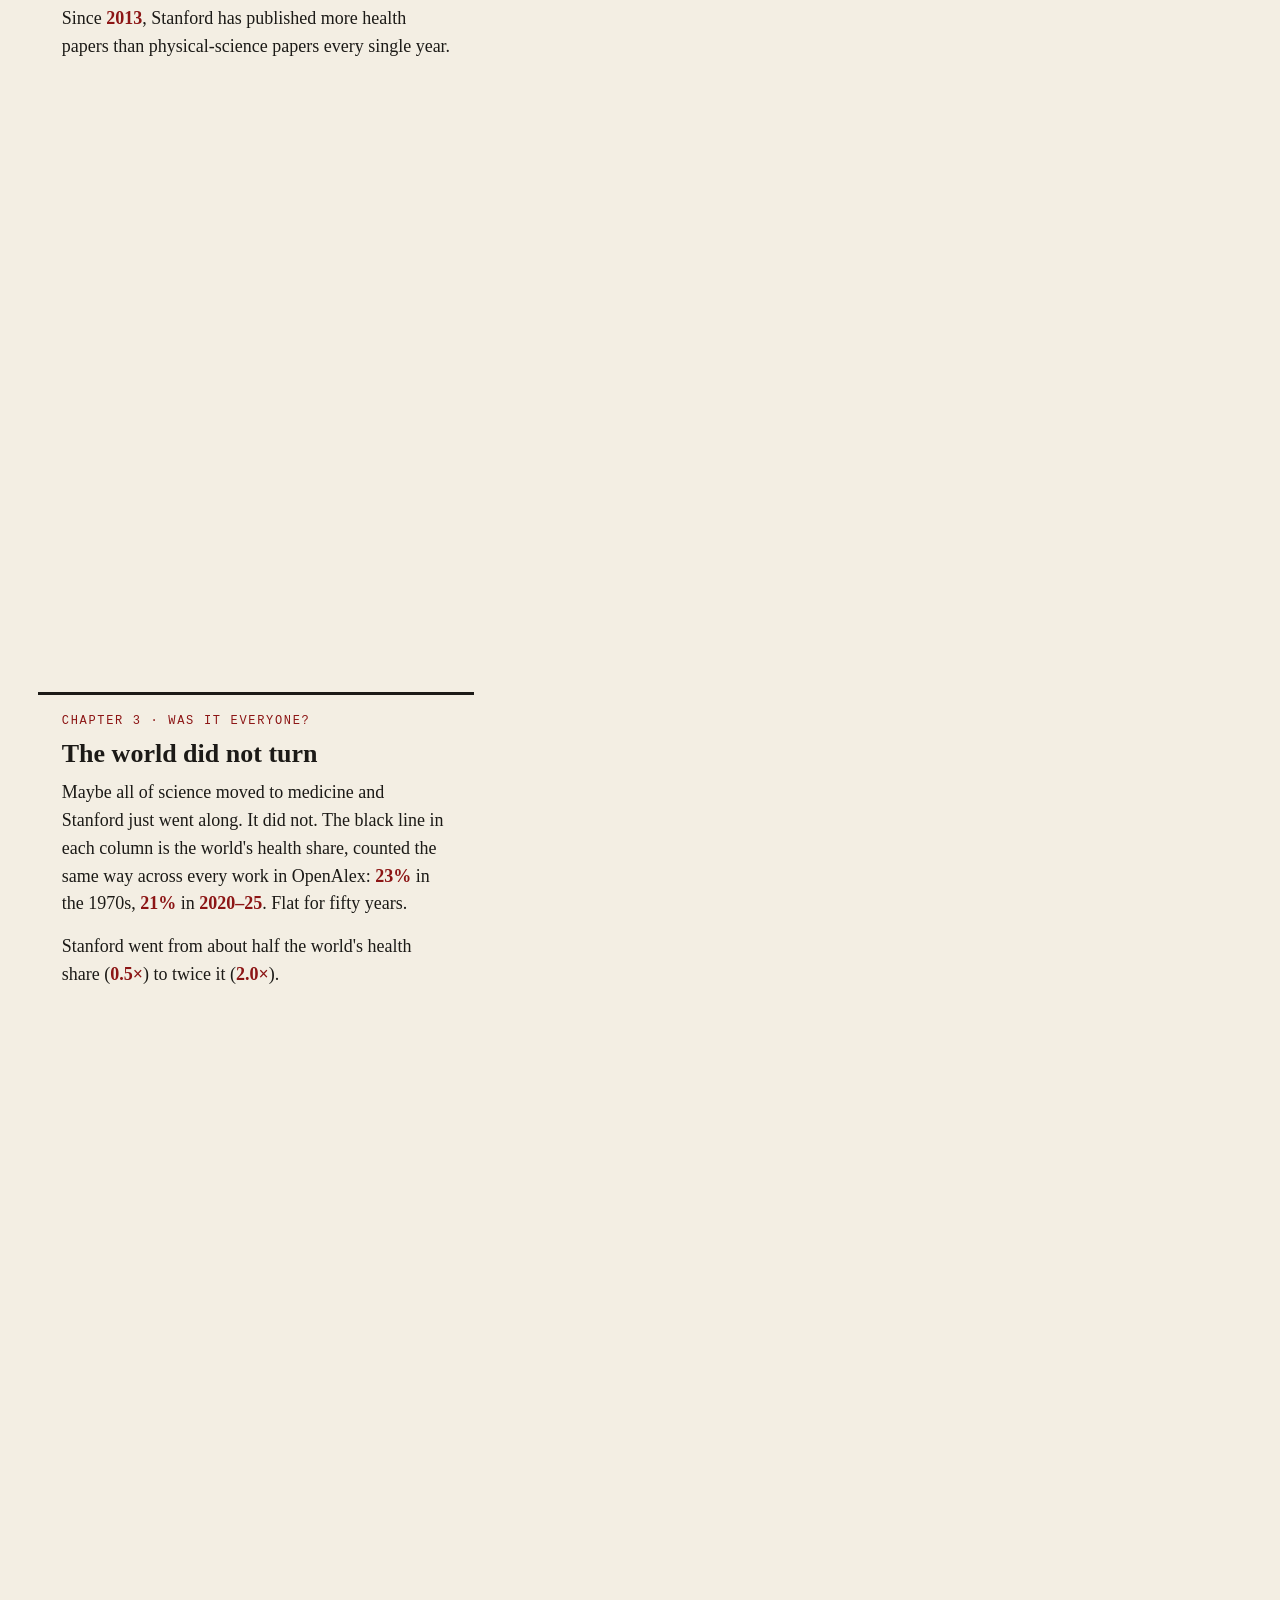
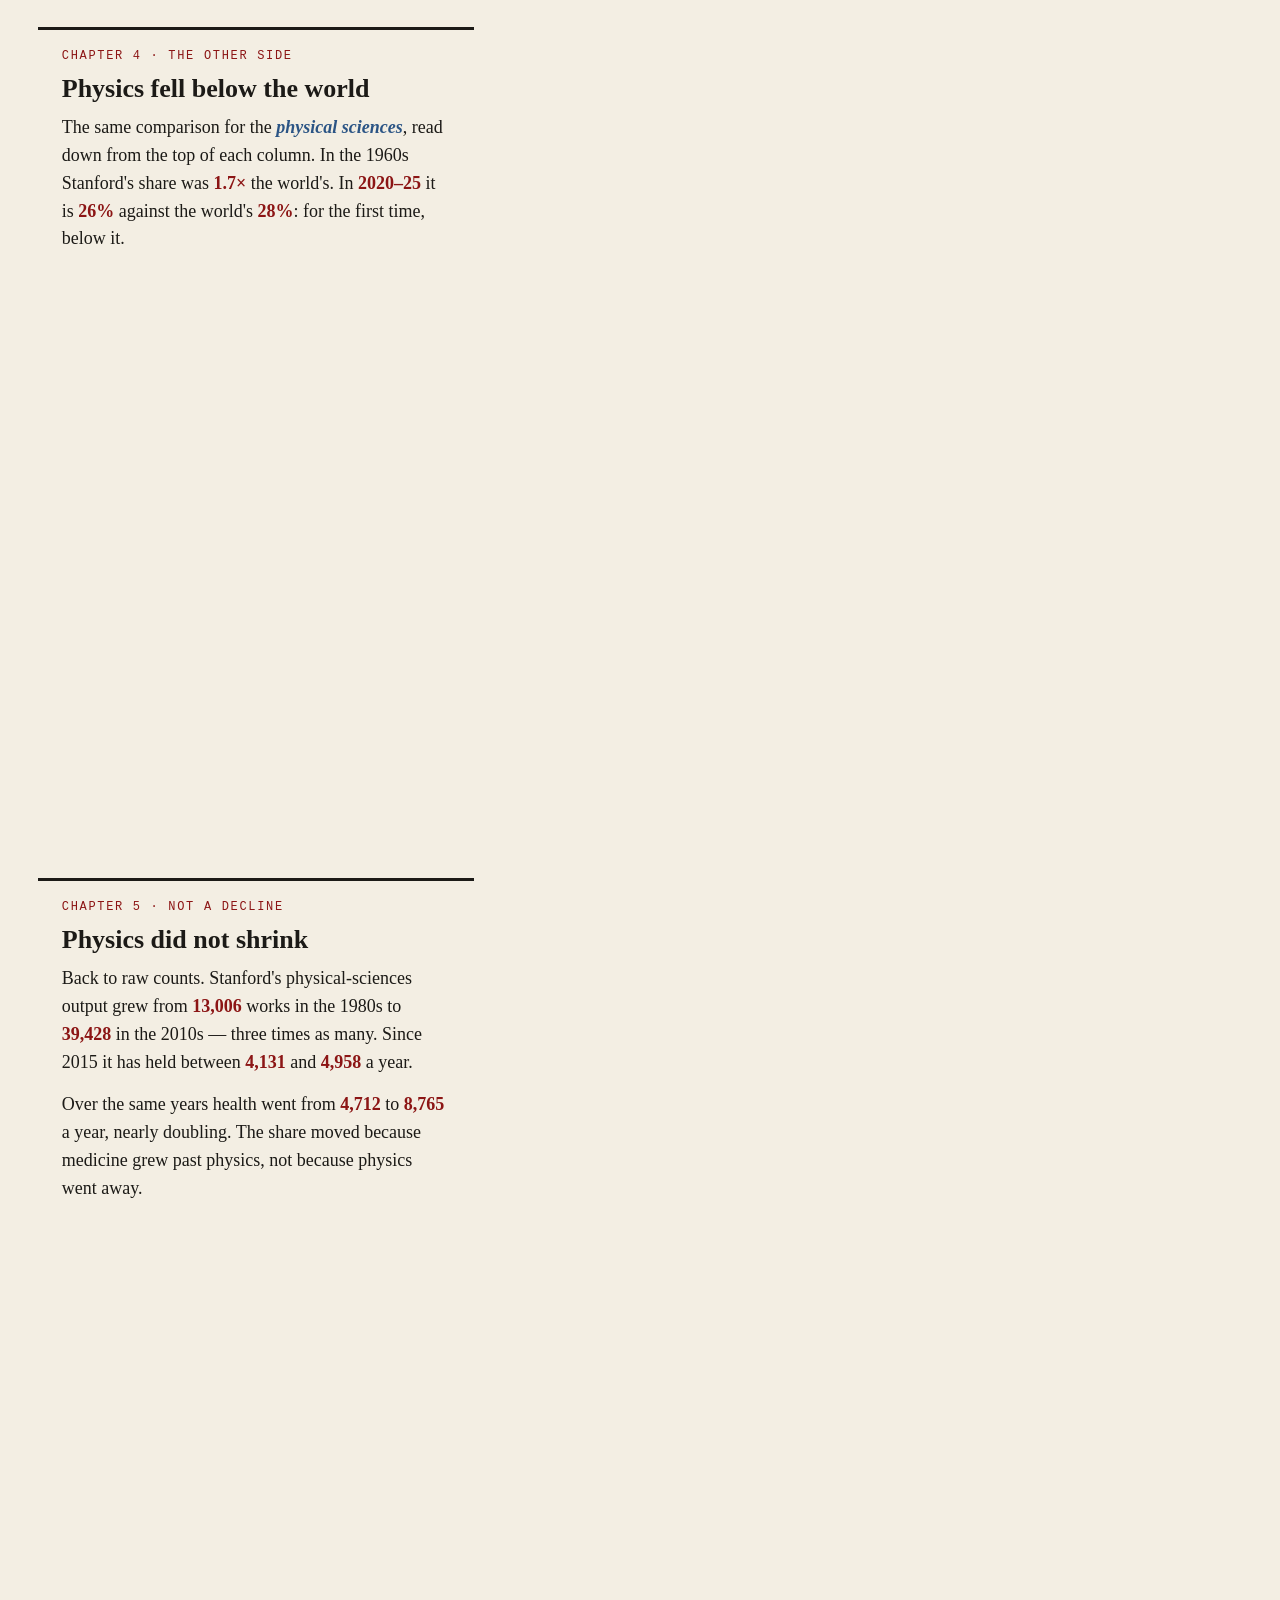
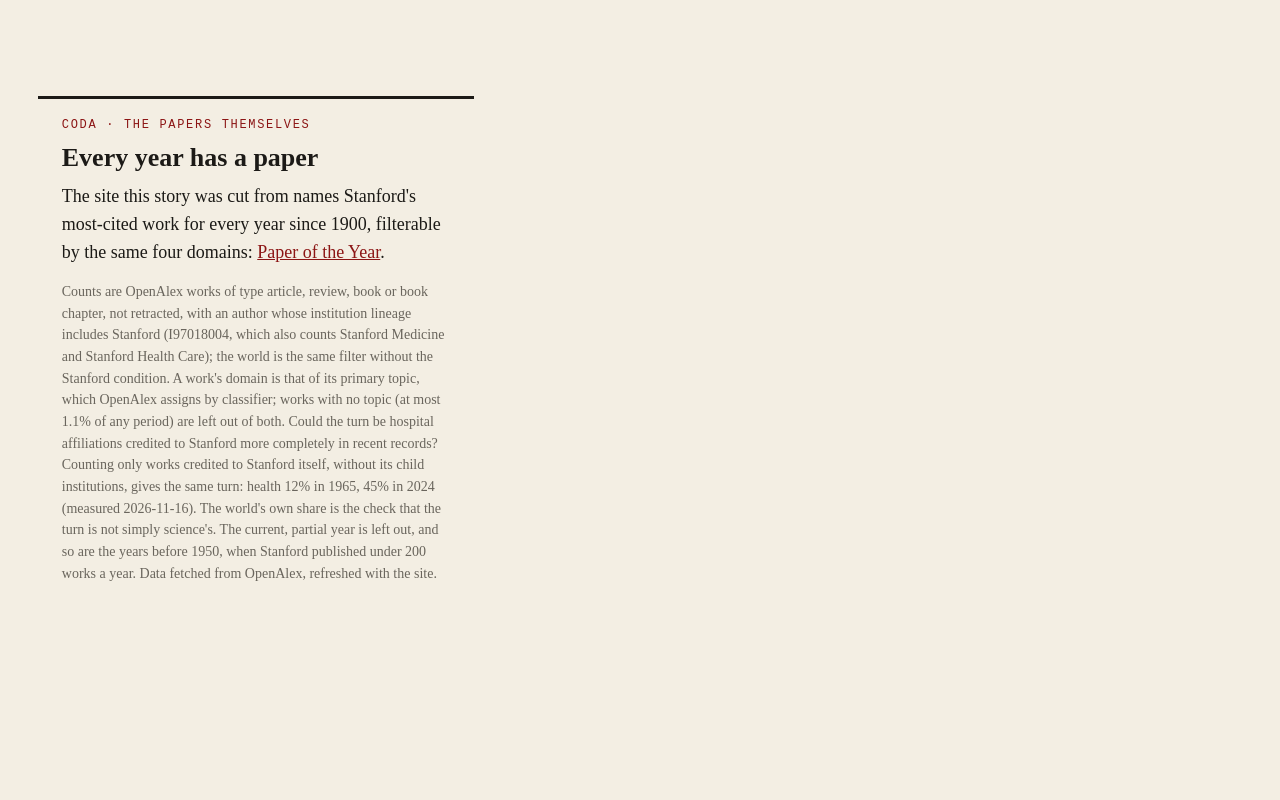
<file: story/index.html>
<!doctype html>
<html lang="en">
<head>
<meta charset="utf-8">
<meta name="viewport" content="width=device-width, initial-scale=1">
<title>The Medical Turn · how Stanford's research moved from physics to health</title>
<meta name="description" content="A scrolling story: Stanford's research since 1950, by field. Physical sciences were half of Stanford in the 1960s; health is the largest share now — twice the world's — and the world did not make the same turn.">
<link rel="stylesheet" href="style.css">
</head>
<body>
<div id="plot" aria-hidden="true"><div id="axes"></div></div>
<canvas id="gl" aria-hidden="true"></canvas>
<p id="err" role="alert"></p>
<main>

<section class="step" data-kind="field"><div>
  <p class="kicker">Paper of the Year · a story</p>
  <h1>The medical turn</h1>
  <p>OpenAlex lists <b data-fact="total"></b> papers, reviews, books and chapters with a
  Stanford author from <b data-fact="first"></b> to <b data-fact="last"></b>. Every dot
  on this page is <b data-fact="unit"></b> of them a year, in one decade.</p>
  <p class="small">Scroll ↓</p>
</div></section>

<section class="step" data-kind="counts"><div>
  <p class="kicker">How much</p>
  <h2>From hundreds a year to eighteen thousand</h2>
  <p>In 1960 Stanford published <b data-fact="yt:1960"></b> works. In 2025 it published
  <b data-fact="yt:2025"></b>. Each colour is one of OpenAlex's four domains:
  <span class="w he">health</span>, <span class="w li">life</span>,
  <span class="w so">social</span> and <span class="w ph">physical sciences</span>.</p>
  <p>The columns are works a year, so the last one, six years long, is drawn to the same
  scale as the decades. The growth makes the early columns too short to read. Stretch every column to the
  same height and look at the mix instead.</p>
</div></section>

<section class="step" data-kind="share"><div>
  <p class="kicker">Chapter 1 · The mix</p>
  <h2>A physics school</h2>
  <p>In the 1960s, the <span class="w ph">physical sciences</span> — physics, engineering,
  chemistry, computer science, mathematics, the earth sciences — were
  <b data-fact="share:3:1960s"></b> of everything Stanford published. More than half.
  <span class="w he">Health</span> was <b data-fact="share:4:1960s"></b>.</p>
  <p>Physical sciences stayed the largest domain at Stanford every decade from the 1950s to
  the 2000s.</p>
</div></section>

<section class="step" data-kind="health"><div>
  <p class="kicker">Chapter 2 · Then medicine</p>
  <h2>Health climbs every decade</h2>
  <p>From <b data-fact="share:4:1960s"></b> in the 1960s, the
  <span class="w he">health sciences</span>' share has risen every decade since:
  <b data-fact="share:4:1990s"></b> in the 1990s, <b data-fact="share:4:2010s"></b> in the
  2010s, <b data-fact="share:4:2020–25"></b> in <b data-fact="lastp"></b>.</p>
  <p>Since <b data-fact="overtake"></b>, Stanford has published more health papers than
  physical-science papers every single year.</p>
</div></section>

<section class="step" data-kind="world"><div>
  <p class="kicker">Chapter 3 · Was it everyone?</p>
  <h2>The world did not turn</h2>
  <p>Maybe all of science moved to medicine and Stanford just went along. It did not. The
  black line in each column is the world's health share, counted the same way across every
  work in OpenAlex: <b data-fact="wshare:4:1970s"></b> in the 1970s,
  <b data-fact="wshare:4:2020–25"></b> in <b data-fact="lastp"></b>. Flat for fifty years.</p>
  <p>Stanford went from about half the world's health share
  (<b data-fact="ratio:4:1960s"></b>) to twice it (<b data-fact="ratio:4:2020–25"></b>).</p>
</div></section>

<section class="step" data-kind="phys-world"><div>
  <p class="kicker">Chapter 4 · The other side</p>
  <h2>Physics fell below the world</h2>
  <p>The same comparison for the <span class="w ph">physical sciences</span>, read down from
  the top of each column. In the 1960s Stanford's share was <b data-fact="ratio:3:1960s"></b>
  the world's. In <b data-fact="lastp"></b> it is <b data-fact="share:3:2020–25"></b>
  against the world's <b data-fact="wshare:3:2020–25"></b>: for the first time, below it.</p>
</div></section>

<section class="step" data-kind="phys-counts"><div>
  <p class="kicker">Chapter 5 · Not a decline</p>
  <h2>Physics did not shrink</h2>
  <p>Back to raw counts. Stanford's physical-sciences output grew from
  <b data-fact="pc:3:1980s"></b> works in the 1980s to <b data-fact="pc:3:2010s"></b> in the
  2010s — three times as many. Since 2015 it has held between <b data-fact="ymin:3:2015:2025"></b>
  and <b data-fact="ymax:3:2015:2025"></b> a year.</p>
  <p>Over the same years health went from <b data-fact="yc:2015:4"></b> to
  <b data-fact="yc:2025:4"></b> a year, nearly doubling. The share moved because medicine
  grew past physics, not because physics went away.</p>
</div></section>

<section class="step" data-kind="share"><div>
  <p class="kicker">Coda · The papers themselves</p>
  <h2>Every year has a paper</h2>
  <p>The site this story was cut from names Stanford's most-cited work for every year
  since 1900, filterable by the same four domains: <a href="../">Paper of the Year</a>.</p>
  <p class="small">Counts are OpenAlex works of type article, review, book or book chapter,
  not retracted, with an author whose institution lineage includes Stanford
  (I97018004, which also counts Stanford Medicine and Stanford Health Care); the world is
  the same filter without the Stanford condition. A work's domain is that of its primary
  topic, which OpenAlex assigns by classifier; works with no topic (at most 1.1% of
  any period) are left out of both. Could the turn be hospital affiliations credited to Stanford more completely in
  recent records? Counting only works credited to Stanford itself, without its child
  institutions, gives the same turn: health 12% in 1965, 45% in 2024 (measured
  2026-11-16). The world's own share is the check that the turn is not simply science's. The current, partial year is
  left out, and so are the years before 1950, when Stanford published under 200 works a
  year. Data fetched from OpenAlex, refreshed with the site.</p>
</div></section>

</main>
<script type="module" src="story.js"></script>
</body>
</html>
</file>
<file: story/style.css>
:root { --paper: #f3eee3; --ink: #1c1a17; --mute: #6a655d; --red: #8c1515; --ph: #2b5485; --so: #8a6206; --li: #3b7849; }
* { box-sizing: border-box; }
html { background: var(--paper); color: var(--ink); }
body { margin: 0; font: 18px/1.55 Georgia, 'Times New Roman', serif; }
#gl { position: fixed; inset: 0; pointer-events: none; z-index: 1; }
/* The plot box: the GL layer draws into this rectangle; the axes sit on it. */
#plot { position: fixed; z-index: 0; pointer-events: none;
  left: 40vw; right: 4vw; top: 14vh; bottom: 16vh; }
#axes { position: absolute; inset: 0; transition: opacity .15s; z-index: 2; }
#axes .tick { position: absolute; bottom: -1.9em; transform: translateX(-50%); white-space: nowrap;
  font: 12px/1 ui-monospace, Menlo, monospace; color: var(--mute); }
#axes .val { position: absolute; top: calc(10% - 1.6em); transform: translateX(-50%);
  font: 700 13px/1 ui-monospace, Menlo, monospace; color: var(--red); }
#axes .val.phys { color: var(--ph); }
#axes .mark { position: absolute; height: 0; border-top: 2px solid var(--ink); transform: translateY(1px); }
#axes .unit { position: absolute; right: 0; bottom: -3.6em; font: 12px/1 ui-monospace, Menlo, monospace; color: var(--mute); }
main { position: relative; z-index: 3; width: 34vw; margin-left: 3vw; }
.step { min-height: 100vh; display: flex; align-items: center; }
.step > div { background: rgba(243,238,227,.94); padding: 1.1em 1.3em; border-top: 3px solid var(--ink); }
h1 { font: 700 clamp(34px, 4.6vw, 64px)/1.02 Georgia, serif; margin: 0 0 .3em; letter-spacing: -.01em; }
h2 { font: 700 26px/1.15 Georgia, serif; margin: 0 0 .4em; }
.kicker { font: 12px/1 ui-monospace, Menlo, monospace; letter-spacing: .14em; text-transform: uppercase; color: var(--red); margin: 0 0 1em; }
p { margin: 0 0 .8em; }
p:last-child { margin-bottom: 0; }
b[data-fact] { color: var(--red); font-variant-numeric: tabular-nums; }
.w { font-style: italic; font-weight: 700; }
.he { color: var(--red); } .ph { color: var(--ph); } .so { color: var(--so); } .li { color: var(--li); }
.small { font-size: 14px; color: var(--mute); }
a { color: var(--red); }
#err { display: none; }
body.failed #err, body.nogl #err { display: block; position: fixed; z-index: 9; left: 40vw; top: 40vh; color: var(--red); }
body.nogl #err::before { content: 'This page draws its charts with WebGL, which this browser has turned off.'; }
@media (max-width: 760px) {
  body { font-size: 16px; }
  #plot { left: 5vw; right: 5vw; top: 7vh; bottom: 60vh; }
  #axes .unit { display: none; }
  main { width: auto; margin: 0 4vw; }
  .step { align-items: flex-end; padding-bottom: 6vh; min-height: 100vh; }
  #axes .tick { font-size: 9px; }
  #axes .val { font-size: 10px; }
}
</file>
